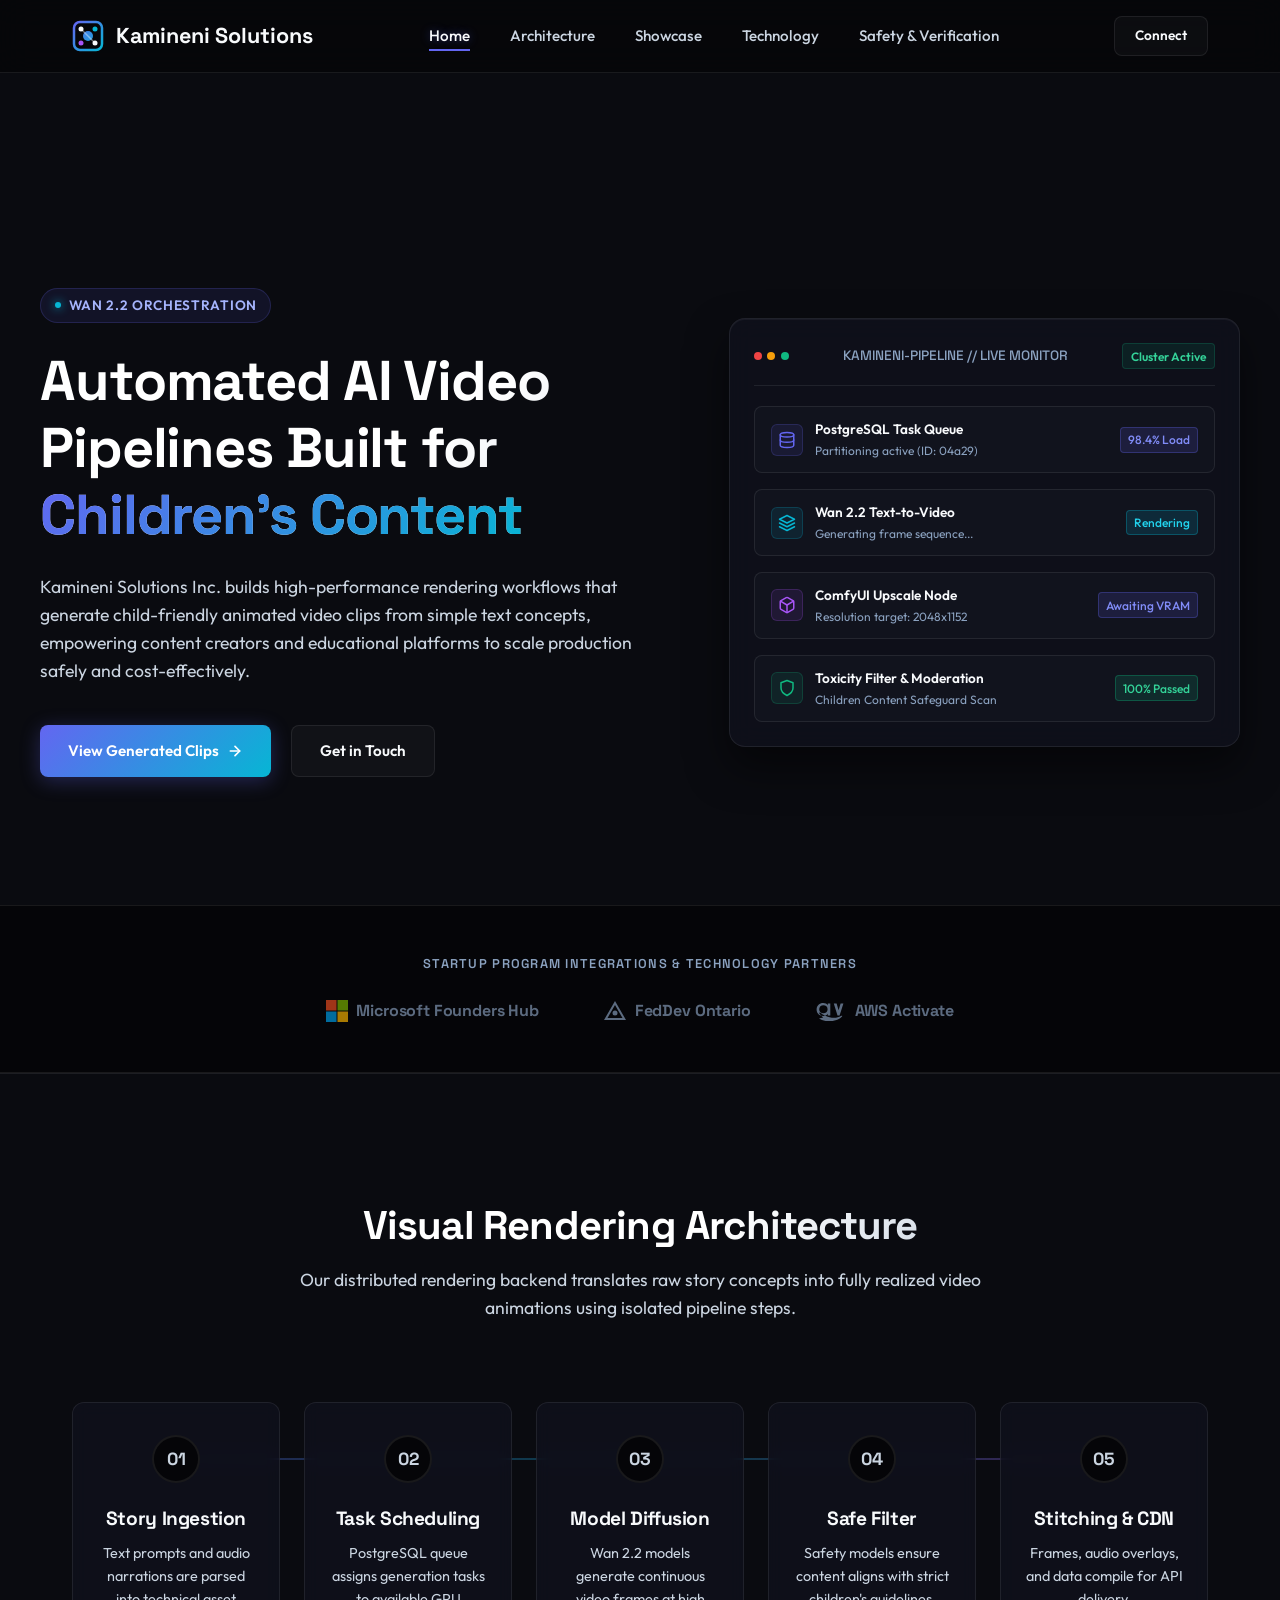
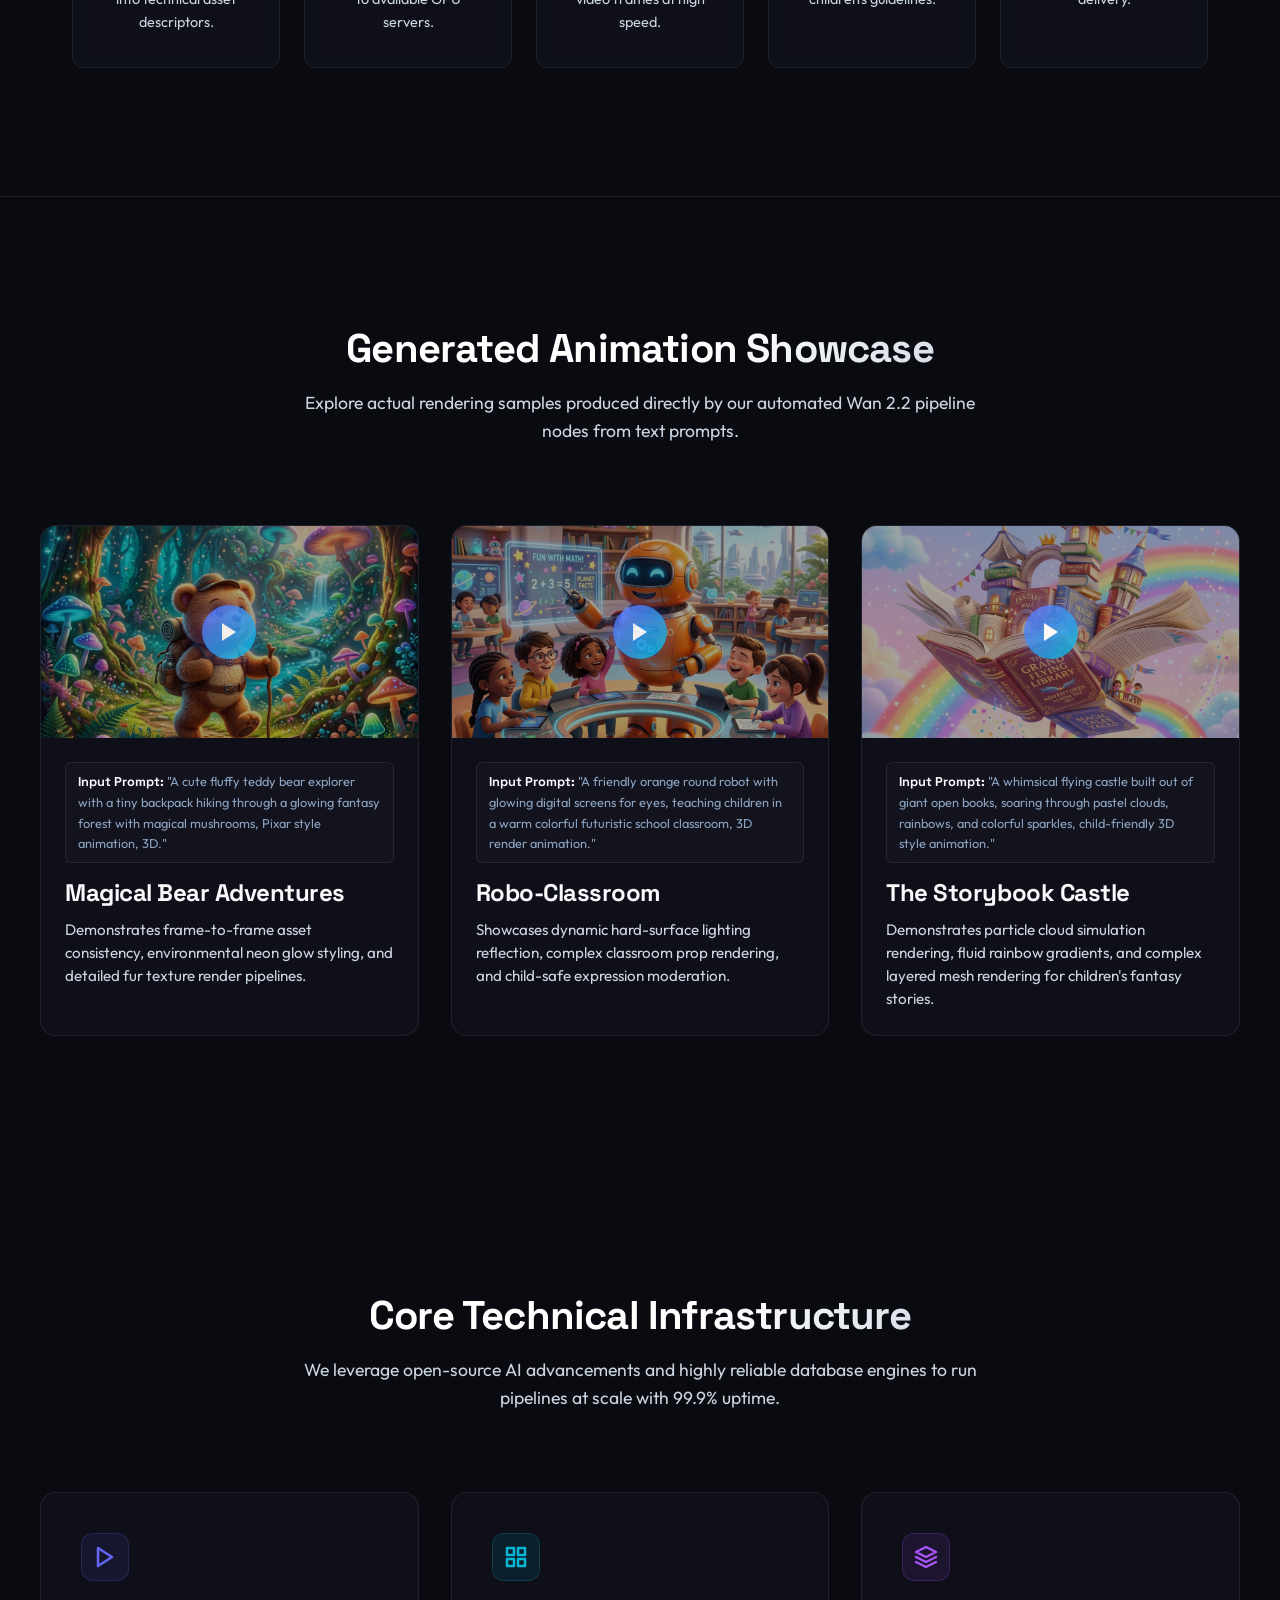
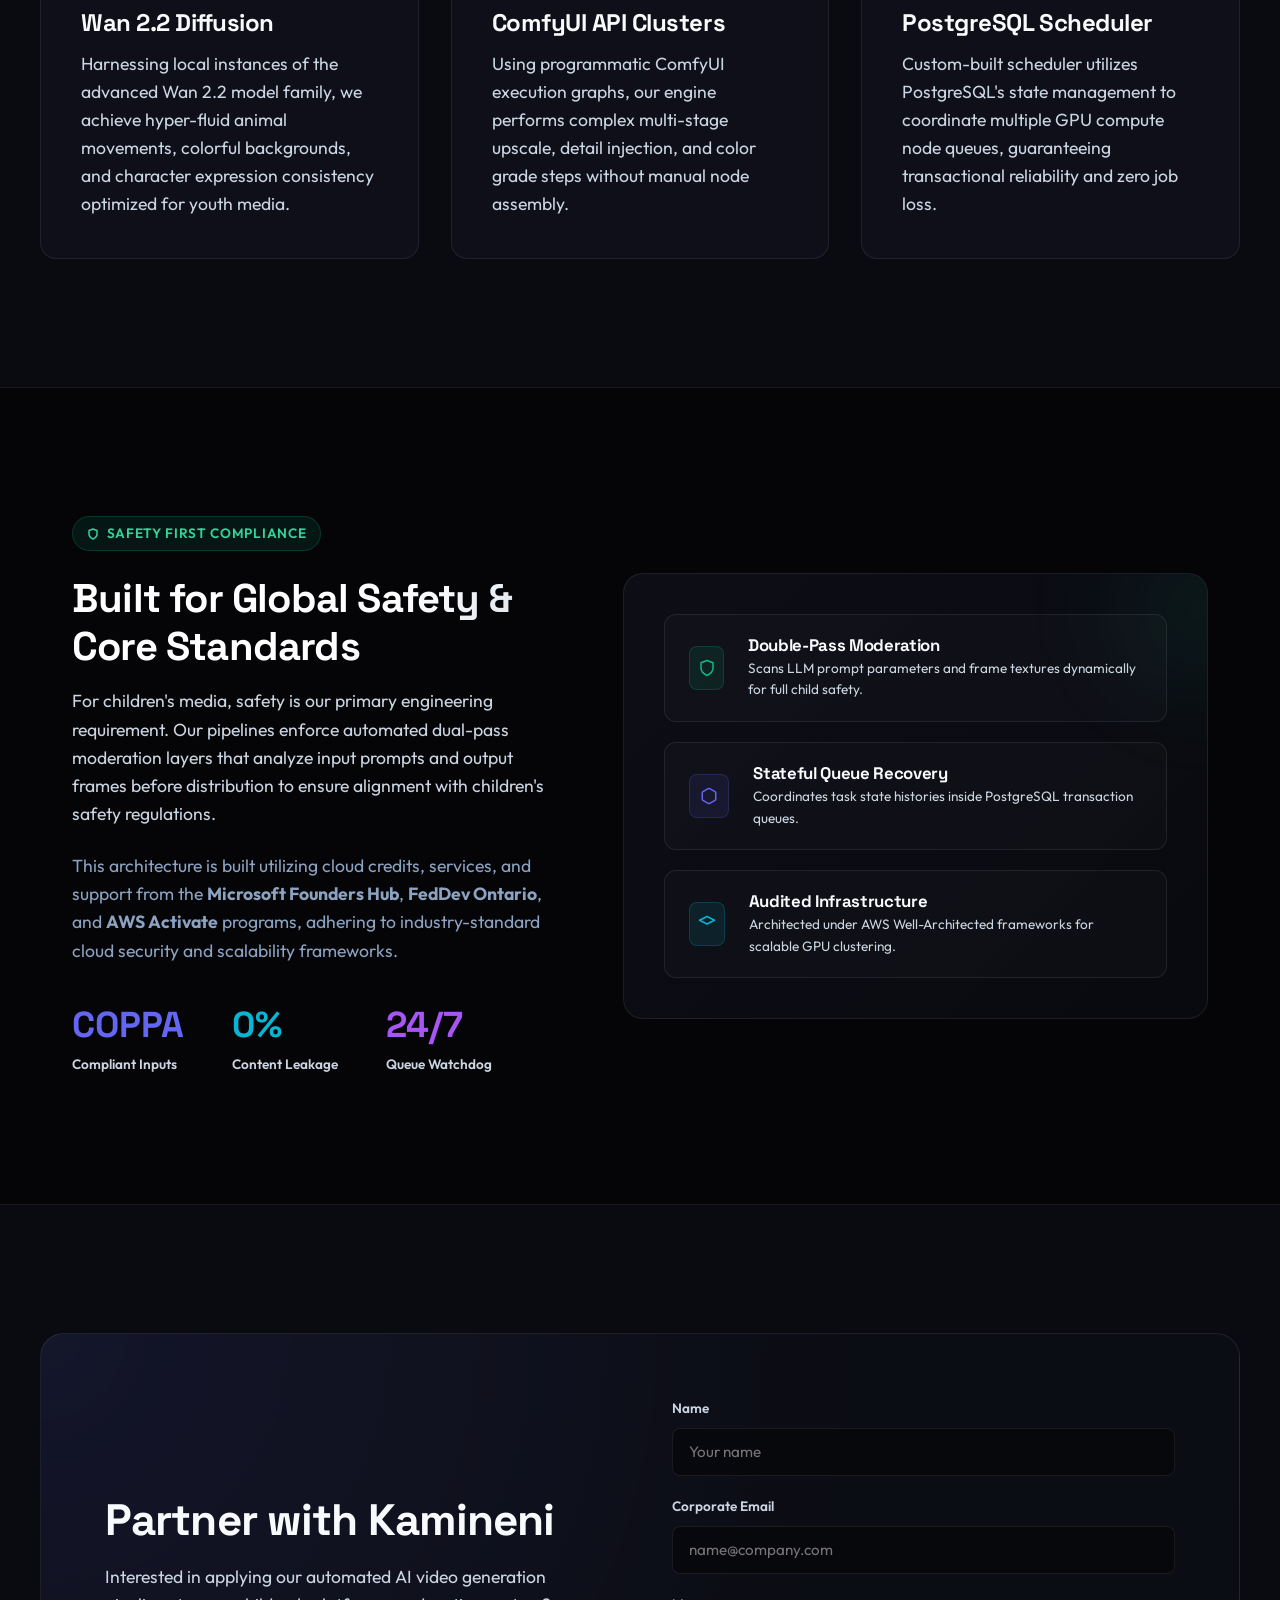
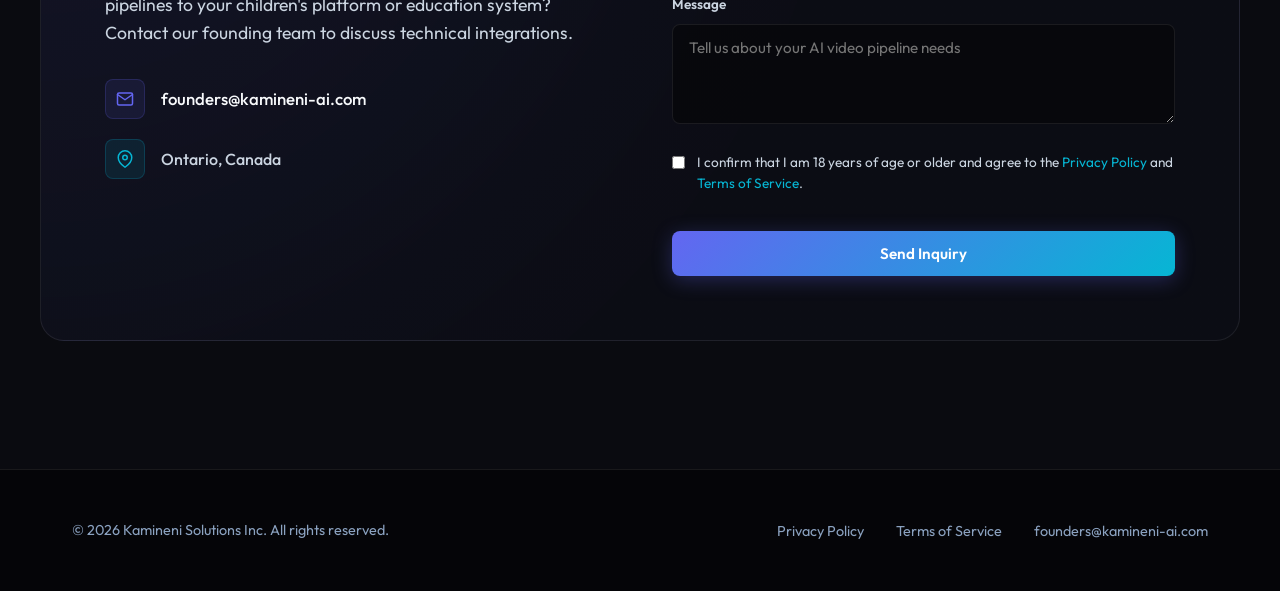
<file: index.html>
<!DOCTYPE html>
<html lang="en">
<head>
  <meta charset="UTF-8">
  <meta name="viewport" content="width=device-width, initial-scale=1.0">
  <meta name="description" content="Kamineni Solutions Inc. specializes in automated cloud-native AI video generation pipelines using Wan 2.2, ComfyUI, and PostgreSQL, optimized for safe children's media content.">
  <meta name="keywords" content="AI Video Generation, ComfyUI API, Wan 2.2 model, Kid-safe AI pipelines, PostgreSQL rendering queues">
  <meta name="author" content="Kamineni Solutions Inc.">
  <link rel="canonical" href="https://kamineni-ai.com">
  
  <!-- Open Graph / Social Metadata -->
  <meta property="og:title" content="Kamineni Solutions Inc. | Enterprise AI Video Generation Pipelines">
  <meta property="og:description" content="Scalable, compliant AI rendering pipelines leveraging Wan 2.2 and ComfyUI. Built from the ground up for children's digital content.">
  <meta property="og:type" content="website">
  <meta property="og:url" content="https://kamineni-ai.com">
  <meta property="og:image" content="https://kamineni-ai.com/assets/magical_teddy_bear.png">
  
  <!-- Twitter Metadata -->
  <meta name="twitter:card" content="summary_large_image">
  <meta name="twitter:title" content="Kamineni Solutions Inc. | Enterprise AI Video Pipelines">
  <meta name="twitter:description" content="Scalable, compliant AI rendering pipelines leveraging Wan 2.2 and ComfyUI. Built from the ground up for children's digital content.">
  <meta name="twitter:image" content="https://kamineni-ai.com/assets/magical_teddy_bear.png">

  <title>Kamineni Solutions Inc. | Enterprise AI Video Generation Pipelines</title>
  
  <!-- Favicon placeholder (inline SVG) -->
  <link rel="icon" type="image/svg+xml" href="data:image/svg+xml,%3Csvg xmlns='http://www.w3.org/2000/svg' viewBox='0 0 32 32'%3E%3Cpath fill='%236366f1' d='M16 2L3 9l13 7 13-7-13-7z'/%3E%3Cpath fill='%2306b6d4' d='M3 23l13 7 13-7V11L16 18 3 11v12z'/%3E%3C/svg%3E">
  
  <!-- Font Optimization: Preconnect setup to avoid render-blocking latency -->
  <link rel="preconnect" href="https://fonts.googleapis.com">
  <link rel="preconnect" href="https://fonts.gstatic.com" crossorigin>
  <link href="https://fonts.googleapis.com/css2?family=Outfit:wght@300;400;500;600;700;800&family=Space+Grotesk:wght@400;500;600;700&display=swap" rel="stylesheet">
  
  <!-- Stylesheets -->
  <link rel="stylesheet" href="styles.css">
  
  <!-- Client Script Setup -->
  <script defer src="main.js"></script>

  <!-- Structured Organization Schema for Search Engines -->
  <script type="application/ld+json">
  {
    "@context": "https://schema.org",
    "@type": "Organization",
    "name": "Kamineni Solutions Inc.",
    "url": "https://kamineni-ai.com",
    "logo": "https://kamineni-ai.com/assets/logo.svg",
    "email": "founders@kamineni-ai.com",
    "address": {
      "@type": "PostalAddress",
      "addressLocality": "Ontario",
      "addressCountry": "CA"
    }
  }
  </script>
</head>
<body>

  <!-- Keyboard Accessibility: Skip link -->
  <a href="#main-content" class="skip-link">Skip to main content</a>

  <!-- Navigation Header -->
  <header>
    <div class="container nav-container">
      <a href="#" class="logo" id="nav-logo-link" aria-label="Kamineni Solutions - Home">
        <!-- SVG Logo: Video frame intersecting with network nodes -->
        <svg viewBox="0 0 32 32" fill="none" xmlns="http://www.w3.org/2000/svg" aria-hidden="true" focusable="false">
          <rect x="2" y="2" width="28" height="28" rx="6" stroke="url(#logo-grad)" stroke-width="2.5" />
          <circle cx="16" cy="16" r="5" fill="url(#logo-grad)" />
          <circle cx="9" cy="9" r="2.5" fill="#f8fafc" />
          <circle cx="23" cy="23" r="2.5" fill="#f8fafc" />
          <circle cx="23" cy="9" r="2.5" fill="#06b6d4" />
          <circle cx="9" cy="23" r="2.5" fill="#a855f7" />
          <line x1="9" y1="9" x2="16" y2="16" stroke="rgba(255,255,255,0.4)" stroke-width="1.5"/>
          <line x1="23" y1="23" x2="16" y2="16" stroke="rgba(255,255,255,0.4)" stroke-width="1.5"/>
          <defs>
            <linearGradient id="logo-grad" x1="2" y1="2" x2="30" y2="30" gradientUnits="userSpaceOnUse">
              <stop stop-color="#6366f1" />
              <stop offset="1" stop-color="#06b6d4" />
            </linearGradient>
          </defs>
        </svg>
        <span>Kamineni Solutions</span>
      </a>
      
      <!-- Accessible landmark wrapping navigation items -->
      <nav id="nav-menu-container" aria-label="Main Navigation">
        <ul class="nav-links" id="nav-menu">
          <li><a href="#hero" id="nav-home">Home</a></li>
          <li><a href="#architecture" id="nav-arch">Architecture</a></li>
          <li><a href="#showcase" id="nav-showcase">Showcase</a></li>
          <li><a href="#technology" id="nav-tech">Technology</a></li>
          <li><a href="#safety" id="nav-safety">Safety & Verification</a></li>
        </ul>
      </nav>

      <!-- Hamburger mobile toggle button -->
      <button class="menu-toggle" id="menu-toggle" aria-expanded="false" aria-controls="nav-menu" aria-label="Toggle mobile menu">
        <svg viewBox="0 0 24 24" fill="none" stroke="currentColor" stroke-width="2.5" stroke-linecap="round" stroke-linejoin="round" aria-hidden="true" focusable="false">
          <line x1="3" y1="12" x2="21" y2="12"></line>
          <line x1="3" y1="6" x2="21" y2="6"></line>
          <line x1="3" y1="18" x2="21" y2="18"></line>
        </svg>
      </button>
      
      <div class="nav-cta-wrapper">
        <a href="#contact" class="btn btn-secondary" style="padding: 0.5rem 1.25rem; font-size: 0.85rem;" id="nav-cta">Connect</a>
      </div>
    </div>
  </header>

  <!-- Core Content Landmark -->
  <main id="main-content">

    <!-- Hero Section -->
    <section class="section container" id="hero" aria-labelledby="hero-title">
      <div class="hero-content">
        <div class="hero-left">
          <div class="badge">
            <span class="badge-dot"></span>
            <span>Wan 2.2 Orchestration</span>
          </div>
          <h1 id="hero-title" class="text-gradient-primary">Automated AI Video Pipelines Built for <span class="text-gradient-accent">Children's Content</span></h1>
          <p>Kamineni Solutions Inc. builds high-performance rendering workflows that generate child-friendly animated video clips from simple text concepts, empowering content creators and educational platforms to scale production safely and cost-effectively.</p>
          
          <div class="hero-buttons">
            <a href="#showcase" class="btn btn-primary" id="btn-hero-explore">
              View Generated Clips
              <svg width="16" height="16" viewBox="0 0 24 24" fill="none" stroke="currentColor" stroke-width="2.5" stroke-linecap="round" stroke-linejoin="round" aria-hidden="true" focusable="false"><line x1="5" y1="12" x2="19" y2="12"></line><polyline points="12 5 19 12 12 19"></polyline></svg>
            </a>
            <a href="#contact" class="btn btn-secondary" id="btn-hero-contact">Get in Touch</a>
          </div>
        </div>
        
        <div class="hero-right">
          <!-- Dashboard UI Mockup to showcase AI generation process -->
          <div class="ui-mockup">
            <div class="ui-header">
              <div class="ui-dots">
                <span class="ui-dot"></span>
                <span class="ui-dot"></span>
                <span class="ui-dot"></span>
              </div>
              <div class="ui-title">KAMINENI-PIPELINE // LIVE MONITOR</div>
              <span class="ui-status">Cluster Active</span>
            </div>
            
            <div class="ui-body">
              <!-- Row 1: PostgreSQL Queue -->
              <div class="ui-row">
                <div class="ui-row-left">
                  <div class="ui-icon-placeholder icon-bg-primary">
                    <svg width="18" height="18" viewBox="0 0 24 24" fill="none" stroke="currentColor" stroke-width="2" stroke-linecap="round" stroke-linejoin="round" aria-hidden="true" focusable="false"><ellipse cx="12" cy="5" rx="9" ry="3"></ellipse><path d="M3 5V19A9 3 0 0 0 21 19V5"></path><path d="M3 12A9 3 0 0 0 21 12"></path></svg>
                  </div>
                  <div class="ui-meta">
                    <span class="ui-label">PostgreSQL Task Queue</span>
                    <span class="ui-sublabel">Partitioning active (ID: 04a29)</span>
                  </div>
                </div>
                <span class="ui-badge active">98.4% Load</span>
              </div>
              
              <!-- Row 2: Wan 2.2 Model -->
              <div class="ui-row">
                <div class="ui-row-left">
                  <div class="ui-icon-placeholder icon-bg-secondary">
                    <svg width="18" height="18" viewBox="0 0 24 24" fill="none" stroke="currentColor" stroke-width="2" stroke-linecap="round" stroke-linejoin="round" aria-hidden="true" focusable="false"><polygon points="12 2 2 7 12 12 22 7 12 2"></polygon><polyline points="2 17 12 22 22 17"></polyline><polyline points="2 12 12 17 22 12"></polyline></svg>
                  </div>
                  <div class="ui-meta">
                    <span class="ui-label">Wan 2.2 Text-to-Video</span>
                    <span class="ui-sublabel">Generating frame sequence...</span>
                  </div>
                </div>
                <span class="ui-badge running">Rendering</span>
              </div>
              
              <!-- Row 3: ComfyUI Backend -->
              <div class="ui-row">
                <div class="ui-row-left">
                  <div class="ui-icon-placeholder icon-bg-accent">
                    <svg width="18" height="18" viewBox="0 0 24 24" fill="none" stroke="currentColor" stroke-width="2" stroke-linecap="round" stroke-linejoin="round" aria-hidden="true" focusable="false"><path d="M21 16V8a2 2 0 0 0-1-1.73l-7-4a2 2 0 0 0-2 0l-7 4A2 2 0 0 0 3 8v8a2 2 0 0 0 1 1.73l7 4a2 2 0 0 0 2 0l7-4A2 2 0 0 0 21 16z"></path><polyline points="3.27 6.96 12 12.01 20.73 6.96"></polyline><line x1="12" y1="22.08" x2="12" y2="12"></line></svg>
                  </div>
                  <div class="ui-meta">
                    <span class="ui-label">ComfyUI Upscale Node</span>
                    <span class="ui-sublabel">Resolution target: 2048x1152</span>
                  </div>
                </div>
                <span class="ui-badge active">Awaiting VRAM</span>
              </div>
              
              <!-- Row 4: Kid-Safe filter -->
              <div class="ui-row">
                <div class="ui-row-left">
                  <div class="ui-icon-placeholder icon-bg-success">
                    <svg width="18" height="18" viewBox="0 0 24 24" fill="none" stroke="currentColor" stroke-width="2" stroke-linecap="round" stroke-linejoin="round" aria-hidden="true" focusable="false"><path d="M12 22s8-4 8-10V5l-8-3-8 3v7c0 6 8 10 8 10z"></path></svg>
                  </div>
                  <div class="ui-meta">
                    <span class="ui-label">Toxicity Filter & Moderation</span>
                    <span class="ui-sublabel">Children Content Safeguard Scan</span>
                  </div>
                </div>
                <span class="ui-badge" style="background: rgba(16,185,129,0.15); color: #34d399; border: 1px solid rgba(16,185,129,0.3);">100% Passed</span>
              </div>
              
            </div>
          </div>
        </div>
      </div>
    </section>

    <!-- Partner Trust Logos Section -->
    <section class="partners-section section--darker border-y-divider" aria-label="Partner programs">
      <div class="container">
        <p>Startup Program Integrations &amp; Technology Partners</p>
        <div class="partners-logos">
          <!-- Microsoft Founders Hub SVG Logo -->
          <div class="partner-logo" aria-label="Microsoft Founders Hub">
            <svg viewBox="0 0 23 23" fill="none" xmlns="http://www.w3.org/2000/svg" style="height: 22px; width: auto;" aria-hidden="true" focusable="false">
              <path d="M0 0h11v11H0z" fill="#F25022"/><path d="M12 0h11v11H12z" fill="#7FBA00"/><path d="M0 12h11v11H0z" fill="#00A4EF"/><path d="M12 12h11v11H12z" fill="#FFB900"/>
            </svg>
            <span style="font-family: var(--font-heading); font-weight: 700; font-size: 1rem; letter-spacing: -0.01em;">Microsoft Founders Hub</span>
          </div>

          <!-- FedDev Ontario SVG Logo -->
          <div class="partner-logo" aria-label="FedDev Ontario">
            <svg viewBox="0 0 24 24" fill="none" xmlns="http://www.w3.org/2000/svg" style="height: 24px; width: auto;" aria-hidden="true" focusable="false">
              <path d="M12 2L1 21h22L12 2zm0 4l7.5 13H4.5L12 6z" fill="currentColor"/>
              <circle cx="12" cy="14" r="2.5" fill="currentColor"/>
            </svg>
            <span style="font-family: var(--font-heading); font-weight: 700; font-size: 1rem; letter-spacing: -0.01em;">FedDev Ontario</span>
          </div>

          <!-- AWS Activate SVG Logo -->
          <div class="partner-logo" aria-label="AWS Activate">
            <svg viewBox="0 0 32 20" fill="none" xmlns="http://www.w3.org/2000/svg" style="height: 20px; width: auto;" aria-hidden="true" focusable="false">
              <path d="M8.2 2c2 0 3.8.8 4.6 2.3V2.4h2.5v12H12.8v-1.6c-.8 1.4-2.5 2.1-4.6 2.1-3.6 0-6.6-2.5-6.6-6.4S4.6 2 8.2 2zm.2 10.3c2.4 0 4.2-1.6 4.2-4.1s-1.8-4-4.2-4-4.2 1.6-4.2 4.1 1.8 4 4.2 4zM18.8 2.4h2.8l2 6.8 2-6.8h2.8l-3.8 12h-2.1L18.8 2.4zM4 17.5c4 2.8 11.2 3.8 17.5 1.5 1.8-.7 3.8-1.8 5-3 1.2-1.1.8-1.8-.6-1-1.8.9-4.2 1.8-6.8 1.8-6 0-11-2.8-13.8-5-.8-.7-1.5 0-.8 1a25 25 0 0 0 3.7 3.8z" fill="currentColor"/>
            </svg>
            <span style="font-family: var(--font-heading); font-weight: 700; font-size: 1rem; letter-spacing: -0.01em;">AWS Activate</span>
          </div>
        </div>
      </div>
    </section>

    <!-- Architecture Section -->
    <section class="section border-y-divider" id="architecture" aria-labelledby="arch-title">
      <div class="container">
        <div class="section-header">
          <h2 id="arch-title" class="text-gradient-primary">Visual Rendering Architecture</h2>
          <p>Our distributed rendering backend translates raw story concepts into fully realized video animations using isolated pipeline steps.</p>
        </div>
        
        <div class="workflow-grid">
          <!-- Stage 1 -->
          <div class="workflow-card">
            <div class="workflow-num">01</div>
            <h3>Story Ingestion</h3>
            <p>Text prompts and audio narrations are parsed into technical asset descriptors.</p>
          </div>
          <!-- Stage 2 -->
          <div class="workflow-card">
            <div class="workflow-num">02</div>
            <h3>Task Scheduling</h3>
            <p>PostgreSQL queue assigns generation tasks to available GPU servers.</p>
          </div>
          <!-- Stage 3 -->
          <div class="workflow-card">
            <div class="workflow-num">03</div>
            <h3>Model Diffusion</h3>
            <p>Wan 2.2 models generate continuous video frames at high speed.</p>
          </div>
          <!-- Stage 4 -->
          <div class="workflow-card">
            <div class="workflow-num">04</div>
            <h3>Safe Filter</h3>
            <p>Safety models ensure content aligns with strict children's guidelines.</p>
          </div>
          <!-- Stage 5 -->
          <div class="workflow-card">
            <div class="workflow-num">05</div>
            <h3>Stitching & CDN</h3>
            <p>Frames, audio overlays, and data compile for API delivery.</p>
          </div>
        </div>
      </div>
    </section>

    <!-- Generated Media Showcase Section (FIT-1 Fixed) -->
    <section class="section container" id="showcase" aria-labelledby="showcase-title">
      <div class="section-header">
        <h2 id="showcase-title" class="text-gradient-primary">Generated Animation Showcase</h2>
        <p>Explore actual rendering samples produced directly by our automated Wan 2.2 pipeline nodes from text prompts.</p>
      </div>

      <div class="showcase-grid">
        <!-- Card 1 -->
        <article class="showcase-card">
          <div class="showcase-media">
            <img src="assets/magical_teddy_bear.png" alt="Generated animation still of a cartoon teddy bear exploring a magical forest">
            <div class="showcase-overlay" aria-hidden="true">
              <div class="play-button">
                <svg width="24" height="24" viewBox="0 0 24 24" fill="currentColor"><polygon points="5 3 19 12 5 21 5 3"></polygon></svg>
              </div>
            </div>
          </div>
          <div class="showcase-details">
            <div class="showcase-prompt">
              <strong>Input Prompt:</strong> "A cute fluffy teddy bear explorer with a tiny backpack hiking through a glowing fantasy forest with magical mushrooms, Pixar style animation, 3D."
            </div>
            <h3>Magical Bear Adventures</h3>
            <p style="font-size: 0.95rem; line-height: 1.5;">Demonstrates frame-to-frame asset consistency, environmental neon glow styling, and detailed fur texture render pipelines.</p>
          </div>
        </article>

        <!-- Card 2 -->
        <article class="showcase-card">
          <div class="showcase-media">
            <img src="assets/friendly_robot.png" alt="Generated animation still of a friendly robot teaching children in a classroom">
            <div class="showcase-overlay" aria-hidden="true">
              <div class="play-button">
                <svg width="24" height="24" viewBox="0 0 24 24" fill="currentColor"><polygon points="5 3 19 12 5 21 5 3"></polygon></svg>
              </div>
            </div>
          </div>
          <div class="showcase-details">
            <div class="showcase-prompt">
              <strong>Input Prompt:</strong> "A friendly orange round robot with glowing digital screens for eyes, teaching children in a warm colorful futuristic school classroom, 3D render animation."
            </div>
            <h3>Robo-Classroom</h3>
            <p style="font-size: 0.95rem; line-height: 1.5;">Showcases dynamic hard-surface lighting reflection, complex classroom prop rendering, and child-safe expression moderation.</p>
          </div>
        </article>

        <!-- Card 3 -->
        <article class="showcase-card">
          <div class="showcase-media">
            <img src="assets/flying_castle.png" alt="Generated animation still of a book castle flying through pastel clouds">
            <div class="showcase-overlay" aria-hidden="true">
              <div class="play-button">
                <svg width="24" height="24" viewBox="0 0 24 24" fill="currentColor"><polygon points="5 3 19 12 5 21 5 3"></polygon></svg>
              </div>
            </div>
          </div>
          <div class="showcase-details">
            <div class="showcase-prompt">
              <strong>Input Prompt:</strong> "A whimsical flying castle built out of giant open books, soaring through pastel clouds, rainbows, and colorful sparkles, child-friendly 3D style animation."
            </div>
            <h3>The Storybook Castle</h3>
            <p style="font-size: 0.95rem; line-height: 1.5;">Demonstrates particle cloud simulation rendering, fluid rainbow gradients, and complex layered mesh rendering for children's fantasy stories.</p>
          </div>
        </article>
      </div>
    </section>

    <!-- Technology Stack Section -->
    <section class="section container" id="technology" aria-labelledby="tech-title">
      <div class="section-header">
        <h2 id="tech-title" class="text-gradient-primary">Core Technical Infrastructure</h2>
        <p>We leverage open-source AI advancements and highly reliable database engines to run pipelines at scale with 99.9% uptime.</p>
      </div>
      
      <div class="features-grid">
        <!-- Card 1 -->
        <div class="feature-card">
          <div class="feature-icon icon-bg-primary">
            <svg width="24" height="24" viewBox="0 0 24 24" fill="none" stroke="currentColor" stroke-width="2.5" stroke-linecap="round" stroke-linejoin="round" aria-hidden="true" focusable="false"><polygon points="5 3 19 12 5 21 5 3"></polygon></svg>
          </div>
          <h3>Wan 2.2 Diffusion</h3>
          <p>Harnessing local instances of the advanced Wan 2.2 model family, we achieve hyper-fluid animal movements, colorful backgrounds, and character expression consistency optimized for youth media.</p>
        </div>
        <!-- Card 2 -->
        <div class="feature-card">
          <div class="feature-icon icon-bg-secondary">
            <svg width="24" height="24" viewBox="0 0 24 24" fill="none" stroke="currentColor" stroke-width="2.5" stroke-linecap="round" stroke-linejoin="round" aria-hidden="true" focusable="false"><rect x="3" y="3" width="7" height="7"></rect><rect x="14" y="3" width="7" height="7"></rect><rect x="14" y="14" width="7" height="7"></rect><rect x="3" y="14" width="7" height="7"></rect></svg>
          </div>
          <h3>ComfyUI API Clusters</h3>
          <p>Using programmatic ComfyUI execution graphs, our engine performs complex multi-stage upscale, detail injection, and color grade steps without manual node assembly.</p>
        </div>
        <!-- Card 3 -->
        <div class="feature-card">
          <div class="feature-icon icon-bg-accent">
            <svg width="24" height="24" viewBox="0 0 24 24" fill="none" stroke="currentColor" stroke-width="2.5" stroke-linecap="round" stroke-linejoin="round" aria-hidden="true" focusable="false"><path d="M12 2L2 7l10 5 10-5-10-5zM2 17l10 5 10-5M2 12l10 5 10-5"></path></svg>
          </div>
          <h3>PostgreSQL Scheduler</h3>
          <p>Custom-built scheduler utilizes PostgreSQL's state management to coordinate multiple GPU compute node queues, guaranteeing transactional reliability and zero job loss.</p>
        </div>
      </div>
    </section>

    <!-- Safety & Hub Compliance Section -->
    <section class="section section--darker border-y-divider" id="safety" aria-labelledby="safety-title">
      <div class="container">
        <div class="safety-layout">
          <div>
            <div class="badge" style="background: rgba(16, 185, 129, 0.1); border-color: rgba(16, 185, 129, 0.2); color: #34d399;">
              <svg width="12" height="12" viewBox="0 0 24 24" fill="none" stroke="currentColor" stroke-width="3" stroke-linecap="round" stroke-linejoin="round" aria-hidden="true" focusable="false"><path d="M12 22s8-4 8-10V5l-8-3-8 3v7c0 6 8 10 8 10z"></path></svg>
              <span>Safety First Compliance</span>
            </div>
            <h2 id="safety-title" class="text-gradient-primary">Built for Global Safety &amp; Core Standards</h2>
            <p style="margin-bottom: 1.5rem;">For children's media, safety is our primary engineering requirement. Our pipelines enforce automated dual-pass moderation layers that analyze input prompts and output frames before distribution to ensure alignment with children's safety regulations.</p>
            <p style="margin-bottom: 2rem; color: var(--text-muted);">This architecture is built utilizing cloud credits, services, and support from the <strong>Microsoft Founders Hub</strong>, <strong>FedDev Ontario</strong>, and <strong>AWS Activate</strong> programs, adhering to industry-standard cloud security and scalability frameworks.</p>
            
            <div style="display: flex; gap: 3rem;">
              <div>
                <div class="stat--indigo" style="font-family: var(--font-heading); font-size: 2.25rem; font-weight: 700;">COPPA</div>
                <div style="font-size: 0.85rem; color: var(--text-secondary); font-weight: 600;">Compliant Inputs</div>
              </div>
              <div>
                <div class="stat--teal" style="font-family: var(--font-heading); font-size: 2.25rem; font-weight: 700;">0%</div>
                <div style="font-size: 0.85rem; color: var(--text-secondary); font-weight: 600;">Content Leakage</div>
              </div>
              <div>
                <div class="stat--purple" style="font-family: var(--font-heading); font-size: 2.25rem; font-weight: 700;">24/7</div>
                <div style="font-size: 0.85rem; color: var(--text-secondary); font-weight: 600;">Queue Watchdog</div>
              </div>
            </div>
          </div>
          
          <div class="safety-visual">
            <div class="safety-stat-box">
              <div class="safety-stat-icon icon-bg-success">
                <svg width="18" height="18" viewBox="0 0 24 24" fill="none" stroke="currentColor" stroke-width="2" stroke-linecap="round" stroke-linejoin="round" aria-hidden="true" focusable="false"><path d="M12 22s8-4 8-10V5l-8-3-8 3v7c0 6 8 10 8 10z"></path></svg>
              </div>
              <div class="safety-stat-details">
                <h4>Double-Pass Moderation</h4>
                <p>Scans LLM prompt parameters and frame textures dynamically for full child safety.</p>
              </div>
            </div>
            
            <div class="safety-stat-box">
              <div class="safety-stat-icon icon-bg-primary">
                <svg width="18" height="18" viewBox="0 0 24 24" fill="none" stroke="currentColor" stroke-width="2" stroke-linecap="round" stroke-linejoin="round" aria-hidden="true" focusable="false"><path d="M21 16V8a2 2 0 0 0-1-1.73l-7-4a2 2 0 0 0-2 0l-7 4A2 2 0 0 0 3 8v8a2 2 0 0 0 1 1.73l7 4a2 2 0 0 0 2 0l7-4A2 2 0 0 0 21 16z"></path></svg>
              </div>
              <div class="safety-stat-details">
                <h4>Stateful Queue Recovery</h4>
                <p>Coordinates task state histories inside PostgreSQL transaction queues.</p>
              </div>
            </div>
            
            <div class="safety-stat-box">
              <div class="safety-stat-icon icon-bg-secondary">
                <svg width="18" height="18" viewBox="0 0 24 24" fill="none" stroke="currentColor" stroke-width="2" stroke-linecap="round" stroke-linejoin="round" aria-hidden="true" focusable="false"><polygon points="12 2 2 7 12 12 22 7 12 2"></polygon></svg>
              </div>
              <div class="safety-stat-details">
                <h4>Audited Infrastructure</h4>
                <p>Architected under AWS Well-Architected frameworks for scalable GPU clustering.</p>
              </div>
            </div>
          </div>
        </div>
      </div>
    </section>

    <!-- Contact & Legal verification section -->
    <section class="section container" id="contact" aria-labelledby="contact-title">
      <div class="contact-card">
        <div class="contact-left">
          <h2 id="contact-title">Partner with Kamineni</h2>
          <p>Interested in applying our automated AI video generation pipelines to your children's platform or education system? Contact our founding team to discuss technical integrations.</p>
          
          <div class="contact-info">
            <div class="contact-item">
              <div class="contact-icon icon-bg-primary">
                <svg width="18" height="18" viewBox="0 0 24 24" fill="none" stroke="currentColor" stroke-width="2" stroke-linecap="round" stroke-linejoin="round" aria-hidden="true" focusable="false"><path d="M4 4h16c1.1 0 2 .9 2 2v12c0 1.1-.9 2-2 2H4c-1.1 0-2-.9-2-2V6c0-1.1.9-2 2-2z"></path><polyline points="22,6 12,13 2,6"></polyline></svg>
              </div>
              <a href="mailto:founders@kamineni-ai.com" id="email-founders">founders@kamineni-ai.com</a>
            </div>
            
            <div class="contact-item">
              <div class="contact-icon icon-bg-secondary">
                <svg width="18" height="18" viewBox="0 0 24 24" fill="none" stroke="currentColor" stroke-width="2" stroke-linecap="round" stroke-linejoin="round" aria-hidden="true" focusable="false"><path d="M21 10c0 7-9 13-9 13s-9-6-9-13a9 9 0 0 1 18 0z"></path><circle cx="12" cy="10" r="3"></circle></svg>
              </div>
              <span style="color: var(--text-secondary); font-weight: 500;">Ontario, Canada</span>
            </div>
          </div>
        </div>
        
        <div>
          <!-- Live status region for screen readers -->
          <div id="form-live-status" class="skip-link" aria-live="polite" style="position: static; transform: none; padding: 0; width: auto; height: auto; overflow: visible;"></div>
          
          <form class="contact-form" action="https://formspree.io/f/mnqeogww" method="POST" novalidate>
            <div class="form-group">
              <label for="contact-name">Name</label>
              <input type="text" id="contact-name" name="name" class="form-input" placeholder="Your name" required autocomplete="name">
            </div>
            <div class="form-group">
              <label for="contact-email">Corporate Email</label>
              <input type="email" id="contact-email" name="email" class="form-input" placeholder="name@company.com" required autocomplete="email">
            </div>
            <div class="form-group">
              <label for="contact-message">Message</label>
              <textarea id="contact-message" name="message" class="form-input" style="min-height: 100px; resize: vertical;" placeholder="Tell us about your AI video pipeline needs" required></textarea>
            </div>
            <div class="form-group-checkbox" style="margin: 0.5rem 0 1rem 0;">
              <label style="display: flex; gap: 0.75rem; align-items: flex-start; font-size: 0.85rem; color: var(--text-secondary); cursor: pointer;">
                <input type="checkbox" id="contact-consent" name="consent" required style="margin-top: 0.25rem; accent-color: var(--primary);">
                <span>I confirm that I am 18 years of age or older and agree to the <a href="privacy.html" style="color: var(--secondary); text-decoration: none;">Privacy Policy</a> and <a href="terms.html" style="color: var(--secondary); text-decoration: none;">Terms of Service</a>.</span>
              </label>
            </div>
            <button type="submit" class="btn btn-primary" id="btn-submit-message" style="width: 100%;">Send Inquiry</button>
          </form>
        </div>
      </div>
    </section>

  </main>

  <!-- Footer -->
  <footer role="contentinfo">
    <div class="container footer-container">
      <span class="footer-copy">&copy; 2026 Kamineni Solutions Inc. All rights reserved.</span>
      
      <ul class="footer-links">
        <li><a href="privacy.html" id="footer-privacy">Privacy Policy</a></li>
        <li><a href="terms.html" id="footer-terms">Terms of Service</a></li>
        <li><a href="mailto:founders@kamineni-ai.com" id="footer-email">founders@kamineni-ai.com</a></li>
      </ul>
    </div>
  </footer>

</body>
</html>
</file>
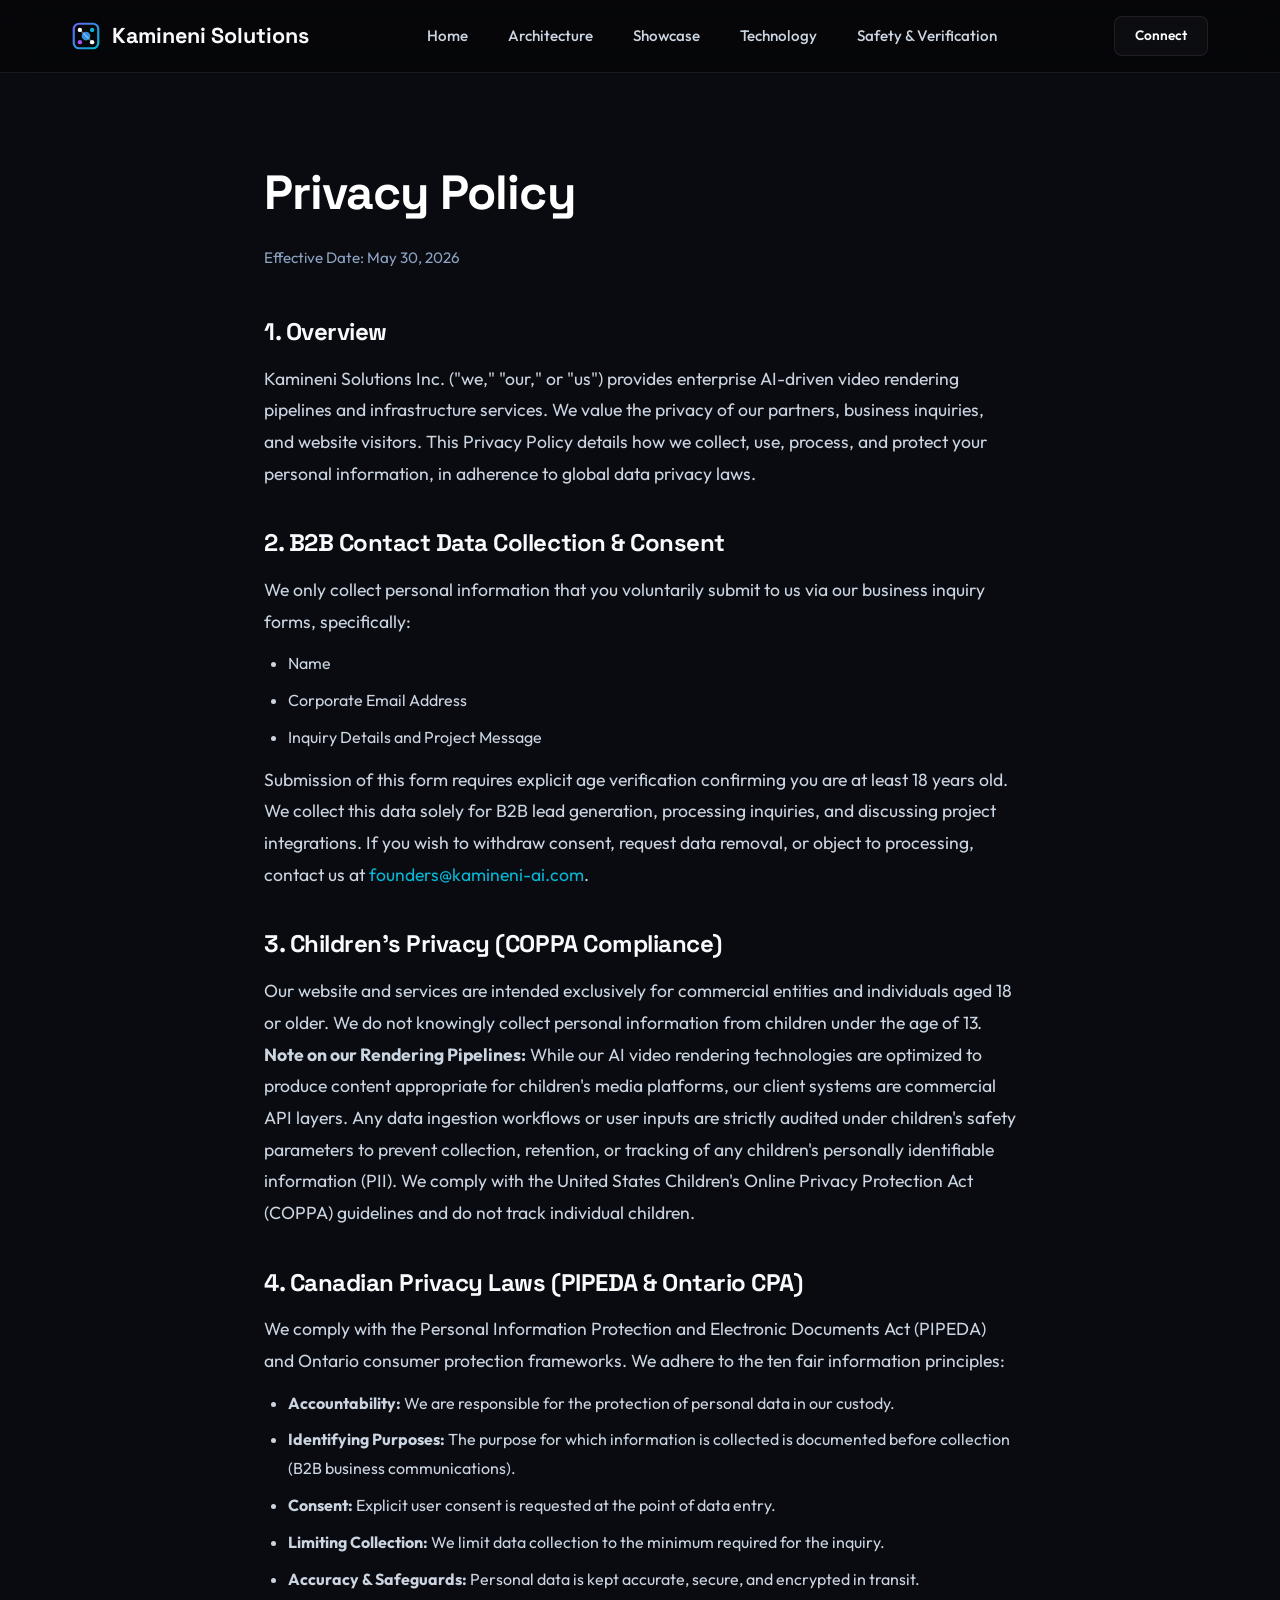
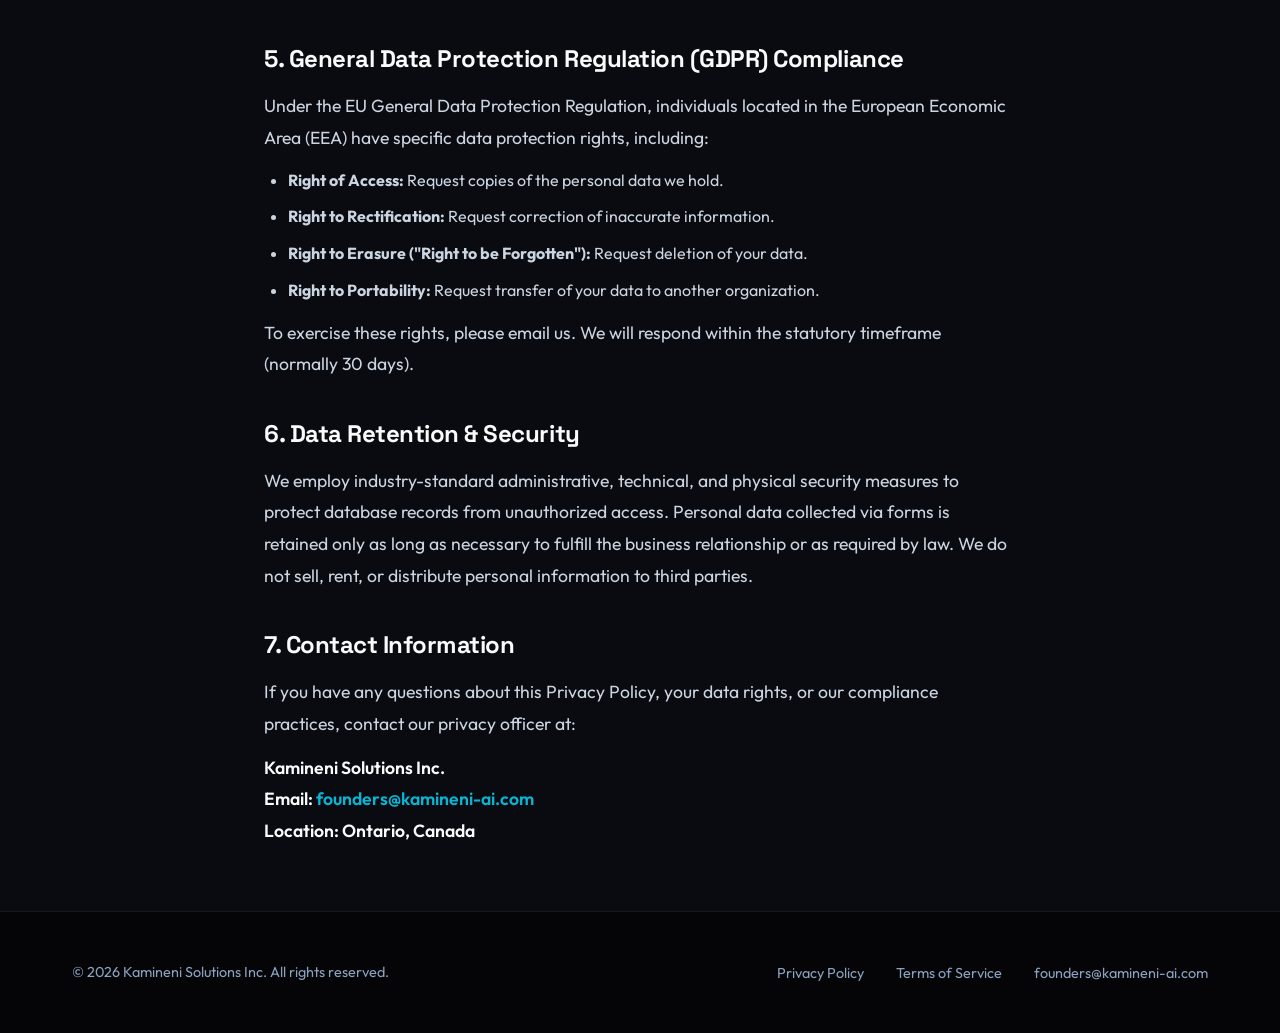
<file: privacy.html>
<!DOCTYPE html>
<html lang="en">
<head>
  <meta charset="UTF-8">
  <meta name="viewport" content="width=device-width, initial-scale=1.0">
  <meta name="description" content="Privacy Policy for Kamineni Solutions Inc. Learn about our commitment to COPPA, PIPEDA, and GDPR compliance.">
  <title>Privacy Policy | Kamineni Solutions Inc.</title>
  
  <link rel="icon" type="image/svg+xml" href="data:image/svg+xml,%3Csvg xmlns='http://www.w3.org/2000/svg' viewBox='0 0 32 32'%3E%3Cpath fill='%236366f1' d='M16 2L3 9l13 7 13-7-13-7z'/%3E%3Cpath fill='%2306b6d4' d='M3 23l13 7 13-7V11L16 18 3 11v12z'/%3E%3C/svg%3E">
  <link rel="preconnect" href="https://fonts.googleapis.com">
  <link rel="preconnect" href="https://fonts.gstatic.com" crossorigin>
  <link href="https://fonts.googleapis.com/css2?family=Outfit:wght@300;400;500;600;700;800&family=Space+Grotesk:wght@400;500;600;700&display=swap" rel="stylesheet">
  <link rel="stylesheet" href="styles.css">
  <script defer src="main.js"></script>
</head>
<body>

  <!-- Keyboard Accessibility: Skip link -->
  <a href="#main-content" class="skip-link">Skip to main content</a>

  <!-- Navigation Header -->
  <header>
    <div class="container nav-container">
      <a href="index.html" class="logo" id="nav-logo-link" aria-label="Kamineni Solutions - Home">
        <svg viewBox="0 0 32 32" fill="none" xmlns="http://www.w3.org/2000/svg" aria-hidden="true" focusable="false" style="height: 28px; width: auto;">
          <rect x="2" y="2" width="28" height="28" rx="6" stroke="url(#logo-grad)" stroke-width="2.5" />
          <circle cx="16" cy="16" r="5" fill="url(#logo-grad)" />
          <circle cx="9" cy="9" r="2.5" fill="#f8fafc" />
          <circle cx="23" cy="23" r="2.5" fill="#f8fafc" />
          <circle cx="23" cy="9" r="2.5" fill="#06b6d4" />
          <circle cx="9" cy="23" r="2.5" fill="#a855f7" />
          <line x1="9" y1="9" x2="16" y2="16" stroke="rgba(255,255,255,0.4)" stroke-width="1.5"/>
          <line x1="23" y1="23" x2="16" y2="16" stroke="rgba(255,255,255,0.4)" stroke-width="1.5"/>
          <defs>
            <linearGradient id="logo-grad" x1="2" y1="2" x2="30" y2="30" gradientUnits="userSpaceOnUse">
              <stop stop-color="#6366f1" />
              <stop offset="1" stop-color="#06b6d4" />
            </linearGradient>
          </defs>
        </svg>
        <span>Kamineni Solutions</span>
      </a>
      
      <nav id="nav-menu-container" aria-label="Main Navigation">
        <ul class="nav-links" id="nav-menu">
          <li><a href="index.html#hero">Home</a></li>
          <li><a href="index.html#architecture">Architecture</a></li>
          <li><a href="index.html#showcase">Showcase</a></li>
          <li><a href="index.html#technology">Technology</a></li>
          <li><a href="index.html#safety">Safety & Verification</a></li>
        </ul>
      </nav>

      <button class="menu-toggle" id="menu-toggle" aria-expanded="false" aria-controls="nav-menu" aria-label="Toggle mobile menu">
        <svg viewBox="0 0 24 24" fill="none" stroke="currentColor" stroke-width="2.5" stroke-linecap="round" stroke-linejoin="round" aria-hidden="true" focusable="false">
          <line x1="3" y1="12" x2="21" y2="12"></line>
          <line x1="3" y1="6" x2="21" y2="6"></line>
          <line x1="3" y1="18" x2="21" y2="18"></line>
        </svg>
      </button>

      <div class="nav-cta-wrapper">
        <a href="index.html#contact" class="btn btn-secondary" style="padding: 0.5rem 1.25rem; font-size: 0.85rem;" id="nav-cta">Connect</a>
      </div>
    </div>
  </header>

  <!-- Core Content Landmark -->
  <main id="main-content" style="padding-top: 100px;">
    <section class="section container" style="max-width: 800px; margin: 0 auto; padding: 4rem 1.5rem;">
      <h1 class="text-gradient-primary" style="font-size: 3rem; margin-bottom: 1.5rem; text-align: left; font-family: var(--font-heading);">Privacy Policy</h1>
      <p style="color: var(--text-muted); font-size: 0.95rem; margin-bottom: 3rem;">Effective Date: May 30, 2026</p>

      <div class="legal-content" style="display: flex; flex-direction: column; gap: 2.5rem; line-height: 1.8; color: var(--text-secondary);">
        
        <div>
          <h2 style="color: var(--text-primary); font-family: var(--font-heading); font-size: 1.5rem; margin-bottom: 1rem;">1. Overview</h2>
          <p>Kamineni Solutions Inc. ("we," "our," or "us") provides enterprise AI-driven video rendering pipelines and infrastructure services. We value the privacy of our partners, business inquiries, and website visitors. This Privacy Policy details how we collect, use, process, and protect your personal information, in adherence to global data privacy laws.</p>
        </div>

        <div>
          <h2 style="color: var(--text-primary); font-family: var(--font-heading); font-size: 1.5rem; margin-bottom: 1rem;">2. B2B Contact Data Collection &amp; Consent</h2>
          <p>We only collect personal information that you voluntarily submit to us via our business inquiry forms, specifically:</p>
          <ul style="padding-left: 1.5rem; margin: 0.75rem 0; display: flex; flex-direction: column; gap: 0.5rem;">
            <li>Name</li>
            <li>Corporate Email Address</li>
            <li>Inquiry Details and Project Message</li>
          </ul>
          <p>Submission of this form requires explicit age verification confirming you are at least 18 years old. We collect this data solely for B2B lead generation, processing inquiries, and discussing project integrations. If you wish to withdraw consent, request data removal, or object to processing, contact us at <a href="mailto:founders@kamineni-ai.com" style="color: var(--secondary); text-decoration: none;">founders@kamineni-ai.com</a>.</p>
        </div>

        <div>
          <h2 style="color: var(--text-primary); font-family: var(--font-heading); font-size: 1.5rem; margin-bottom: 1rem;">3. Children's Privacy (COPPA Compliance)</h2>
          <p>Our website and services are intended exclusively for commercial entities and individuals aged 18 or older. We do not knowingly collect personal information from children under the age of 13. </p>
          <p><strong>Note on our Rendering Pipelines:</strong> While our AI video rendering technologies are optimized to produce content appropriate for children's media platforms, our client systems are commercial API layers. Any data ingestion workflows or user inputs are strictly audited under children's safety parameters to prevent collection, retention, or tracking of any children's personally identifiable information (PII). We comply with the United States Children's Online Privacy Protection Act (COPPA) guidelines and do not track individual children.</p>
        </div>

        <div>
          <h2 style="color: var(--text-primary); font-family: var(--font-heading); font-size: 1.5rem; margin-bottom: 1rem;">4. Canadian Privacy Laws (PIPEDA &amp; Ontario CPA)</h2>
          <p>We comply with the Personal Information Protection and Electronic Documents Act (PIPEDA) and Ontario consumer protection frameworks. We adhere to the ten fair information principles:</p>
          <ul style="padding-left: 1.5rem; margin: 0.75rem 0; display: flex; flex-direction: column; gap: 0.5rem;">
            <li><strong>Accountability:</strong> We are responsible for the protection of personal data in our custody.</li>
            <li><strong>Identifying Purposes:</strong> The purpose for which information is collected is documented before collection (B2B business communications).</li>
            <li><strong>Consent:</strong> Explicit user consent is requested at the point of data entry.</li>
            <li><strong>Limiting Collection:</strong> We limit data collection to the minimum required for the inquiry.</li>
            <li><strong>Accuracy &amp; Safeguards:</strong> Personal data is kept accurate, secure, and encrypted in transit.</li>
          </ul>
        </div>

        <div>
          <h2 style="color: var(--text-primary); font-family: var(--font-heading); font-size: 1.5rem; margin-bottom: 1rem;">5. General Data Protection Regulation (GDPR) Compliance</h2>
          <p>Under the EU General Data Protection Regulation, individuals located in the European Economic Area (EEA) have specific data protection rights, including:</p>
          <ul style="padding-left: 1.5rem; margin: 0.75rem 0; display: flex; flex-direction: column; gap: 0.5rem;">
            <li><strong>Right of Access:</strong> Request copies of the personal data we hold.</li>
            <li><strong>Right to Rectification:</strong> Request correction of inaccurate information.</li>
            <li><strong>Right to Erasure ("Right to be Forgotten"):</strong> Request deletion of your data.</li>
            <li><strong>Right to Portability:</strong> Request transfer of your data to another organization.</li>
          </ul>
          <p>To exercise these rights, please email us. We will respond within the statutory timeframe (normally 30 days).</p>
        </div>

        <div>
          <h2 style="color: var(--text-primary); font-family: var(--font-heading); font-size: 1.5rem; margin-bottom: 1rem;">6. Data Retention &amp; Security</h2>
          <p>We employ industry-standard administrative, technical, and physical security measures to protect database records from unauthorized access. Personal data collected via forms is retained only as long as necessary to fulfill the business relationship or as required by law. We do not sell, rent, or distribute personal information to third parties.</p>
        </div>

        <div>
          <h2 style="color: var(--text-primary); font-family: var(--font-heading); font-size: 1.5rem; margin-bottom: 1rem;">7. Contact Information</h2>
          <p>If you have any questions about this Privacy Policy, your data rights, or our compliance practices, contact our privacy officer at:</p>
          <p style="margin-top: 0.75rem; font-weight: 600; color: var(--text-primary);">
            Kamineni Solutions Inc.<br>
            Email: <a href="mailto:founders@kamineni-ai.com" style="color: var(--secondary); text-decoration: none;">founders@kamineni-ai.com</a><br>
            Location: Ontario, Canada
          </p>
        </div>

      </div>
    </section>
  </main>

  <!-- Footer -->
  <footer role="contentinfo">
    <div class="container footer-container">
      <span class="footer-copy">&copy; 2026 Kamineni Solutions Inc. All rights reserved.</span>
      <ul class="footer-links">
        <li><a href="privacy.html" id="footer-privacy">Privacy Policy</a></li>
        <li><a href="terms.html" id="footer-terms">Terms of Service</a></li>
        <li><a href="mailto:founders@kamineni-ai.com" id="footer-email">founders@kamineni-ai.com</a></li>
      </ul>
    </div>
  </footer>

</body>
</html>
</file>
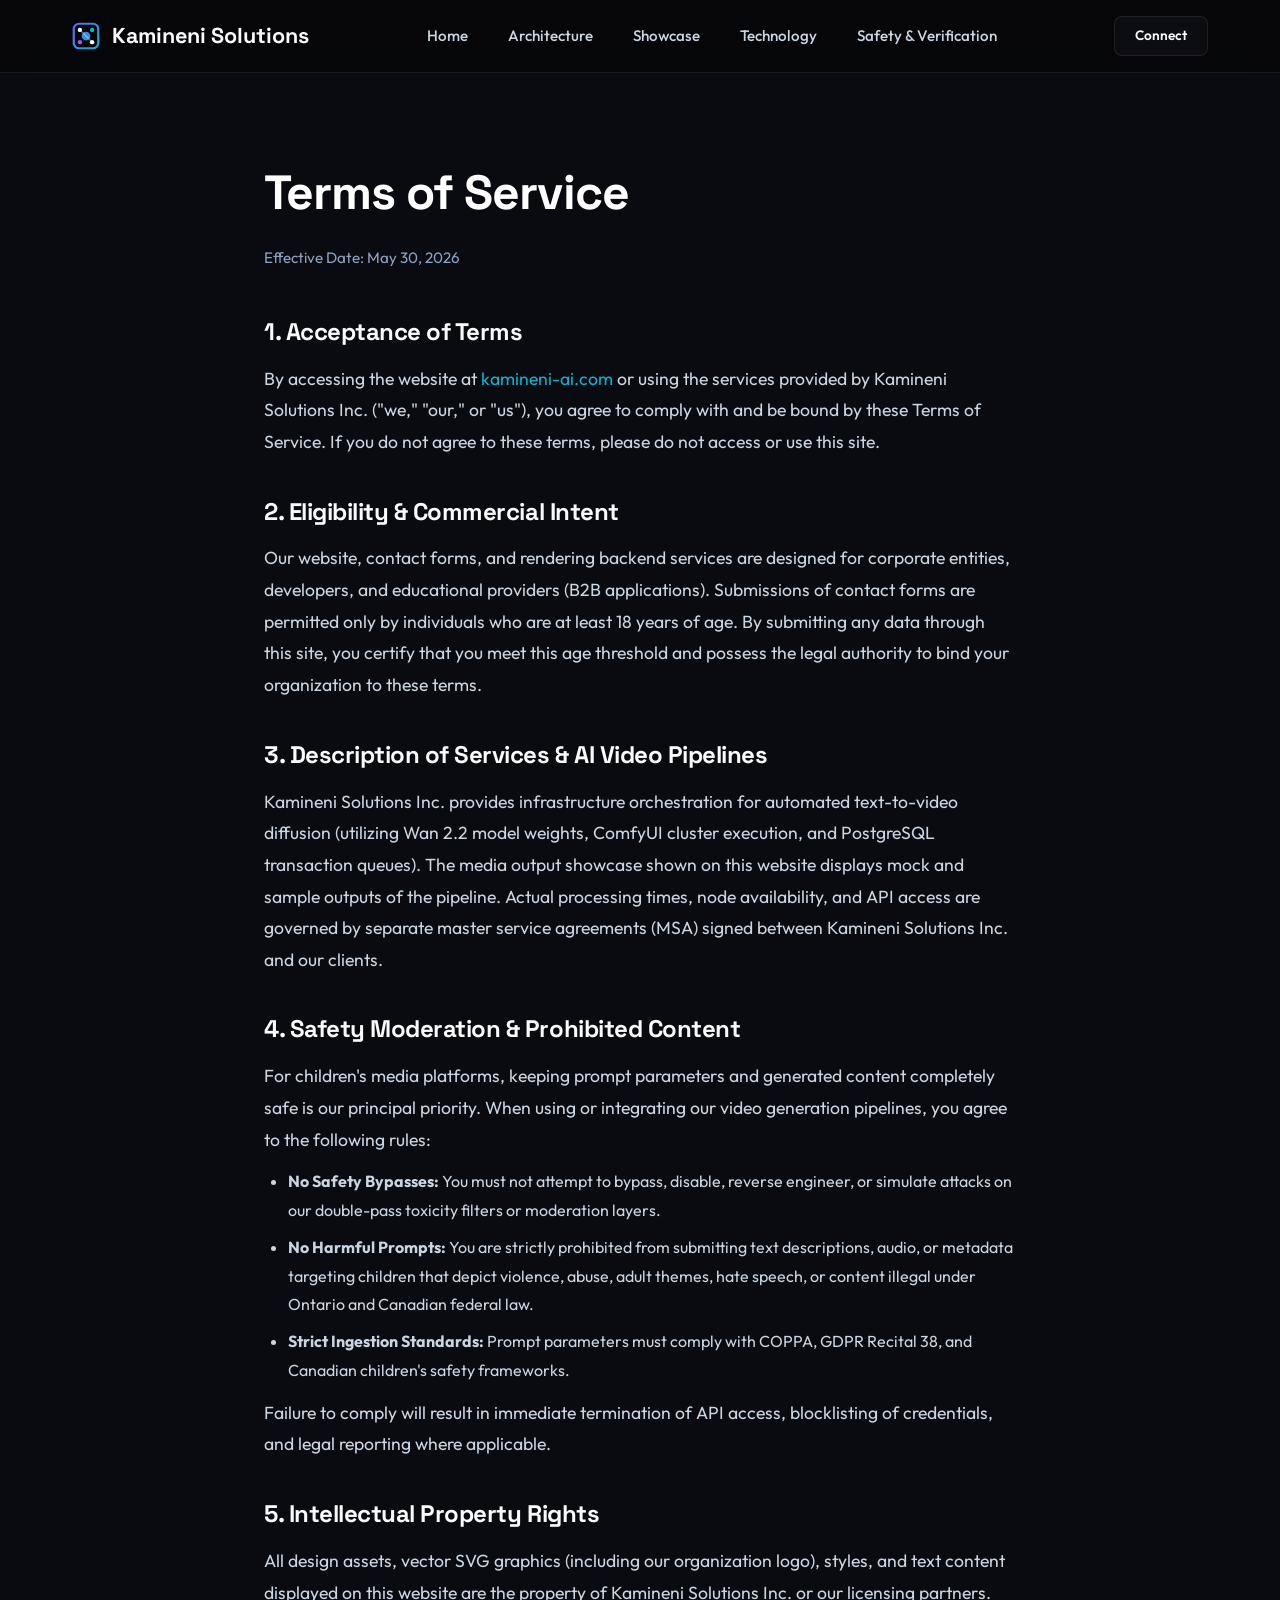
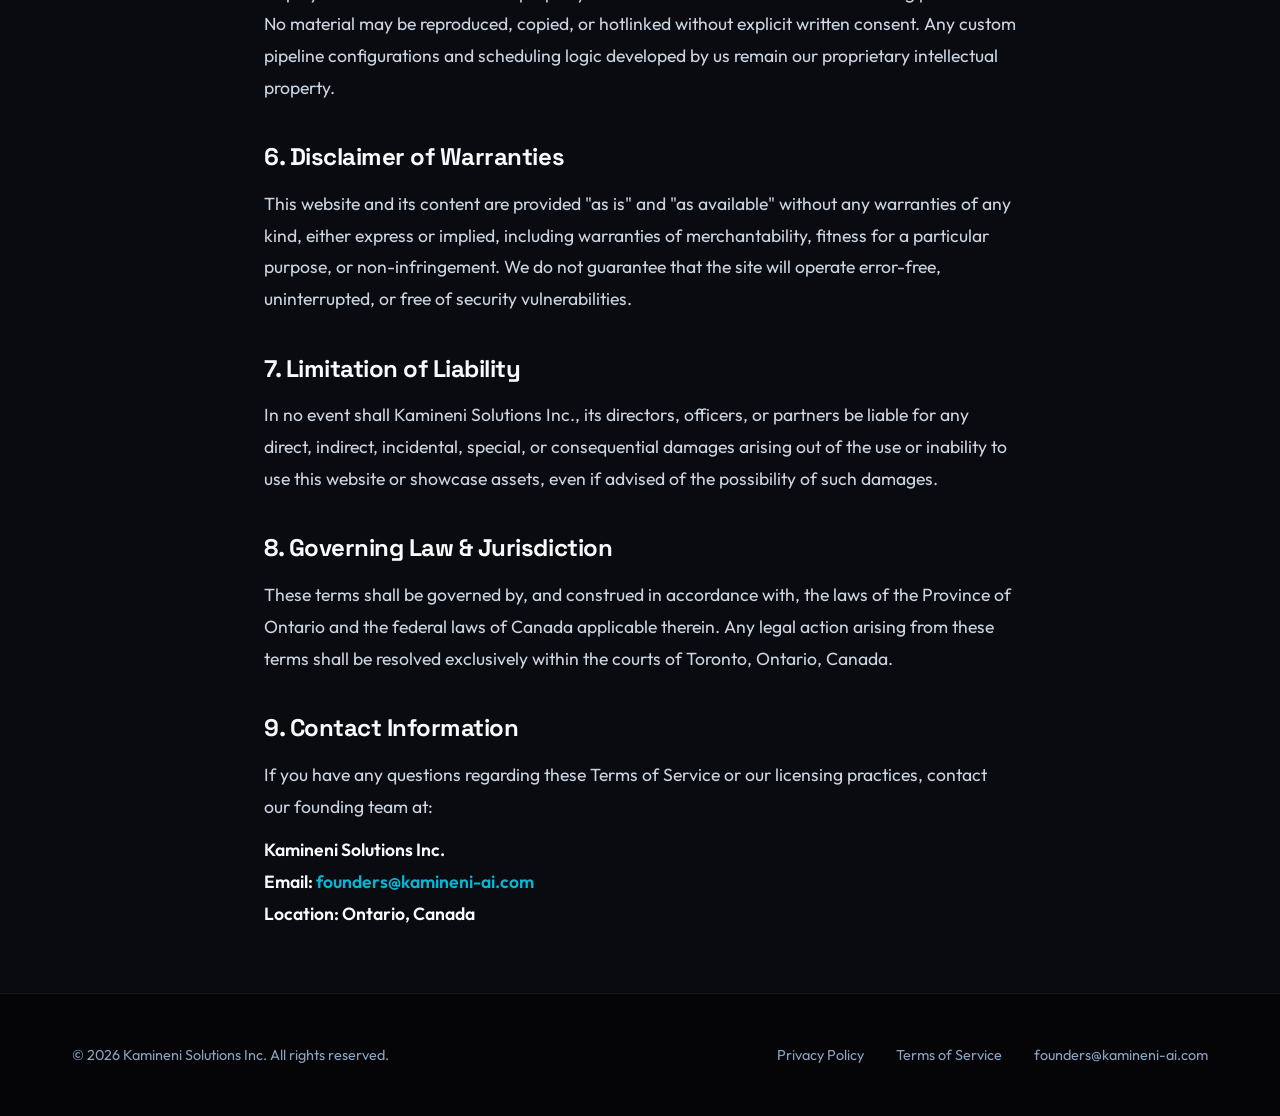
<file: terms.html>
<!DOCTYPE html>
<html lang="en">
<head>
  <meta charset="UTF-8">
  <meta name="viewport" content="width=device-width, initial-scale=1.0">
  <meta name="description" content="Terms of Service for Kamineni Solutions Inc. Read our service agreements, safety criteria, and licensing parameters.">
  <title>Terms of Service | Kamineni Solutions Inc.</title>
  
  <link rel="icon" type="image/svg+xml" href="data:image/svg+xml,%3Csvg xmlns='http://www.w3.org/2000/svg' viewBox='0 0 32 32'%3E%3Cpath fill='%236366f1' d='M16 2L3 9l13 7 13-7-13-7z'/%3E%3Cpath fill='%2306b6d4' d='M3 23l13 7 13-7V11L16 18 3 11v12z'/%3E%3C/svg%3E">
  <link rel="preconnect" href="https://fonts.googleapis.com">
  <link rel="preconnect" href="https://fonts.gstatic.com" crossorigin>
  <link href="https://fonts.googleapis.com/css2?family=Outfit:wght@300;400;500;600;700;800&family=Space+Grotesk:wght@400;500;600;700&display=swap" rel="stylesheet">
  <link rel="stylesheet" href="styles.css">
  <script defer src="main.js"></script>
</head>
<body>

  <!-- Keyboard Accessibility: Skip link -->
  <a href="#main-content" class="skip-link">Skip to main content</a>

  <!-- Navigation Header -->
  <header>
    <div class="container nav-container">
      <a href="index.html" class="logo" id="nav-logo-link" aria-label="Kamineni Solutions - Home">
        <svg viewBox="0 0 32 32" fill="none" xmlns="http://www.w3.org/2000/svg" aria-hidden="true" focusable="false" style="height: 28px; width: auto;">
          <rect x="2" y="2" width="28" height="28" rx="6" stroke="url(#logo-grad)" stroke-width="2.5" />
          <circle cx="16" cy="16" r="5" fill="url(#logo-grad)" />
          <circle cx="9" cy="9" r="2.5" fill="#f8fafc" />
          <circle cx="23" cy="23" r="2.5" fill="#f8fafc" />
          <circle cx="23" cy="9" r="2.5" fill="#06b6d4" />
          <circle cx="9" cy="23" r="2.5" fill="#a855f7" />
          <line x1="9" y1="9" x2="16" y2="16" stroke="rgba(255,255,255,0.4)" stroke-width="1.5"/>
          <line x1="23" y1="23" x2="16" y2="16" stroke="rgba(255,255,255,0.4)" stroke-width="1.5"/>
          <defs>
            <linearGradient id="logo-grad" x1="2" y1="2" x2="30" y2="30" gradientUnits="userSpaceOnUse">
              <stop stop-color="#6366f1" />
              <stop offset="1" stop-color="#06b6d4" />
            </linearGradient>
          </defs>
        </svg>
        <span>Kamineni Solutions</span>
      </a>
      
      <nav id="nav-menu-container" aria-label="Main Navigation">
        <ul class="nav-links" id="nav-menu">
          <li><a href="index.html#hero">Home</a></li>
          <li><a href="index.html#architecture">Architecture</a></li>
          <li><a href="index.html#showcase">Showcase</a></li>
          <li><a href="index.html#technology">Technology</a></li>
          <li><a href="index.html#safety">Safety & Verification</a></li>
        </ul>
      </nav>

      <button class="menu-toggle" id="menu-toggle" aria-expanded="false" aria-controls="nav-menu" aria-label="Toggle mobile menu">
        <svg viewBox="0 0 24 24" fill="none" stroke="currentColor" stroke-width="2.5" stroke-linecap="round" stroke-linejoin="round" aria-hidden="true" focusable="false">
          <line x1="3" y1="12" x2="21" y2="12"></line>
          <line x1="3" y1="6" x2="21" y2="6"></line>
          <line x1="3" y1="18" x2="21" y2="18"></line>
        </svg>
      </button>

      <div class="nav-cta-wrapper">
        <a href="index.html#contact" class="btn btn-secondary" style="padding: 0.5rem 1.25rem; font-size: 0.85rem;" id="nav-cta">Connect</a>
      </div>
    </div>
  </header>

  <!-- Core Content Landmark -->
  <main id="main-content" style="padding-top: 100px;">
    <section class="section container" style="max-width: 800px; margin: 0 auto; padding: 4rem 1.5rem;">
      <h1 class="text-gradient-primary" style="font-size: 3rem; margin-bottom: 1.5rem; text-align: left; font-family: var(--font-heading);">Terms of Service</h1>
      <p style="color: var(--text-muted); font-size: 0.95rem; margin-bottom: 3rem;">Effective Date: May 30, 2026</p>

      <div class="legal-content" style="display: flex; flex-direction: column; gap: 2.5rem; line-height: 1.8; color: var(--text-secondary);">
        
        <div>
          <h2 style="color: var(--text-primary); font-family: var(--font-heading); font-size: 1.5rem; margin-bottom: 1rem;">1. Acceptance of Terms</h2>
          <p>By accessing the website at <a href="https://kamineni-ai.com" style="color: var(--secondary); text-decoration: none;">kamineni-ai.com</a> or using the services provided by Kamineni Solutions Inc. ("we," "our," or "us"), you agree to comply with and be bound by these Terms of Service. If you do not agree to these terms, please do not access or use this site.</p>
        </div>

        <div>
          <h2 style="color: var(--text-primary); font-family: var(--font-heading); font-size: 1.5rem; margin-bottom: 1rem;">2. Eligibility &amp; Commercial Intent</h2>
          <p>Our website, contact forms, and rendering backend services are designed for corporate entities, developers, and educational providers (B2B applications). Submissions of contact forms are permitted only by individuals who are at least 18 years of age. By submitting any data through this site, you certify that you meet this age threshold and possess the legal authority to bind your organization to these terms.</p>
        </div>

        <div>
          <h2 style="color: var(--text-primary); font-family: var(--font-heading); font-size: 1.5rem; margin-bottom: 1rem;">3. Description of Services &amp; AI Video Pipelines</h2>
          <p>Kamineni Solutions Inc. provides infrastructure orchestration for automated text-to-video diffusion (utilizing Wan 2.2 model weights, ComfyUI cluster execution, and PostgreSQL transaction queues). The media output showcase shown on this website displays mock and sample outputs of the pipeline. Actual processing times, node availability, and API access are governed by separate master service agreements (MSA) signed between Kamineni Solutions Inc. and our clients.</p>
        </div>

        <div>
          <h2 style="color: var(--text-primary); font-family: var(--font-heading); font-size: 1.5rem; margin-bottom: 1rem;">4. Safety Moderation &amp; Prohibited Content</h2>
          <p>For children's media platforms, keeping prompt parameters and generated content completely safe is our principal priority. When using or integrating our video generation pipelines, you agree to the following rules:</p>
          <ul style="padding-left: 1.5rem; margin: 0.75rem 0; display: flex; flex-direction: column; gap: 0.5rem;">
            <li><strong>No Safety Bypasses:</strong> You must not attempt to bypass, disable, reverse engineer, or simulate attacks on our double-pass toxicity filters or moderation layers.</li>
            <li><strong>No Harmful Prompts:</strong> You are strictly prohibited from submitting text descriptions, audio, or metadata targeting children that depict violence, abuse, adult themes, hate speech, or content illegal under Ontario and Canadian federal law.</li>
            <li><strong>Strict Ingestion Standards:</strong> Prompt parameters must comply with COPPA, GDPR Recital 38, and Canadian children's safety frameworks.</li>
          </ul>
          <p>Failure to comply will result in immediate termination of API access, blocklisting of credentials, and legal reporting where applicable.</p>
        </div>

        <div>
          <h2 style="color: var(--text-primary); font-family: var(--font-heading); font-size: 1.5rem; margin-bottom: 1rem;">5. Intellectual Property Rights</h2>
          <p>All design assets, vector SVG graphics (including our organization logo), styles, and text content displayed on this website are the property of Kamineni Solutions Inc. or our licensing partners. No material may be reproduced, copied, or hotlinked without explicit written consent. Any custom pipeline configurations and scheduling logic developed by us remain our proprietary intellectual property.</p>
        </div>

        <div>
          <h2 style="color: var(--text-primary); font-family: var(--font-heading); font-size: 1.5rem; margin-bottom: 1rem;">6. Disclaimer of Warranties</h2>
          <p>This website and its content are provided "as is" and "as available" without any warranties of any kind, either express or implied, including warranties of merchantability, fitness for a particular purpose, or non-infringement. We do not guarantee that the site will operate error-free, uninterrupted, or free of security vulnerabilities.</p>
        </div>

        <div>
          <h2 style="color: var(--text-primary); font-family: var(--font-heading); font-size: 1.5rem; margin-bottom: 1rem;">7. Limitation of Liability</h2>
          <p>In no event shall Kamineni Solutions Inc., its directors, officers, or partners be liable for any direct, indirect, incidental, special, or consequential damages arising out of the use or inability to use this website or showcase assets, even if advised of the possibility of such damages.</p>
        </div>

        <div>
          <h2 style="color: var(--text-primary); font-family: var(--font-heading); font-size: 1.5rem; margin-bottom: 1rem;">8. Governing Law &amp; Jurisdiction</h2>
          <p>These terms shall be governed by, and construed in accordance with, the laws of the Province of Ontario and the federal laws of Canada applicable therein. Any legal action arising from these terms shall be resolved exclusively within the courts of Toronto, Ontario, Canada.</p>
        </div>

        <div>
          <h2 style="color: var(--text-primary); font-family: var(--font-heading); font-size: 1.5rem; margin-bottom: 1rem;">9. Contact Information</h2>
          <p>If you have any questions regarding these Terms of Service or our licensing practices, contact our founding team at:</p>
          <p style="margin-top: 0.75rem; font-weight: 600; color: var(--text-primary);">
            Kamineni Solutions Inc.<br>
            Email: <a href="mailto:founders@kamineni-ai.com" style="color: var(--secondary); text-decoration: none;">founders@kamineni-ai.com</a><br>
            Location: Ontario, Canada
          </p>
        </div>

      </div>
    </section>
  </main>

  <!-- Footer -->
  <footer role="contentinfo">
    <div class="container footer-container">
      <span class="footer-copy">&copy; 2026 Kamineni Solutions Inc. All rights reserved.</span>
      <ul class="footer-links">
        <li><a href="privacy.html" id="footer-privacy">Privacy Policy</a></li>
        <li><a href="terms.html" id="footer-terms">Terms of Service</a></li>
        <li><a href="mailto:founders@kamineni-ai.com" id="footer-email">founders@kamineni-ai.com</a></li>
      </ul>
    </div>
  </footer>

</body>
</html>
</file>
<file: styles.css>
/* 
   Kamineni Solutions - Premium Landing Page Stylesheet
   Modern AI Developer Theme: Dark Cyberpunk & Glassmorphism
*/

:root {
  /* Color System */
  --bg-darker: #050508;
  --bg-dark: #0a0b10;
  --bg-card: rgba(16, 18, 30, 0.7);
  --bg-card-hover: rgba(22, 26, 44, 0.85);
  
  --primary: #6366f1; /* Indigo */
  --primary-glow: rgba(99, 102, 241, 0.15);
  --secondary: #06b6d4; /* Neon Teal */
  --secondary-glow: rgba(6, 182, 212, 0.15);
  
  --accent: #a855f7; /* Purple */
  --accent-glow: rgba(168, 85, 247, 0.15);

  --border: rgba(255, 255, 255, 0.08);
  --border-hover: rgba(99, 102, 241, 0.3);
  
  --text-primary: #f8fafc;
  --text-secondary: #cbd5e1; /* Increased contrast for standard body text */
  --text-muted: #8ba2c0;     /* Lifted contrast to satisfy WCAG AA minimum contrast ratio (4.5:1) */
  --text-dark: #1b1a17;
  
  --font-heading: 'Space Grotesk', sans-serif;
  --font-body: 'Outfit', sans-serif;
  
  --transition-smooth: all 0.3s cubic-bezier(0.4, 0, 0.2, 1);
}

/* Base Styles & Reset */
* {
  margin: 0;
  padding: 0;
  box-sizing: border-box;
}

html {
  scroll-behavior: smooth;
  background-color: var(--bg-darker);
  font-size: 16px;
}

body {
  font-family: var(--font-body);
  color: var(--text-primary);
  background-color: var(--bg-dark);
  line-height: 1.6;
  overflow-x: hidden;
  position: relative;
}

/* Decorative Background Elements */
body::before {
  content: '';
  position: absolute;
  top: -10%;
  left: 20%;
  width: 600px;
  height: 600px;
  border-radius: 50%;
  background: radial-gradient(circle, var(--primary-glow) 0%, transparent 70%);
  z-index: -1;
  filter: blur(80px);
  pointer-events: none;
  will-change: transform, opacity;
}

body::after {
  content: '';
  position: absolute;
  top: 50%;
  right: 10%;
  width: 500px;
  height: 500px;
  border-radius: 50%;
  background: radial-gradient(circle, var(--secondary-glow) 0%, transparent 70%);
  z-index: -1;
  filter: blur(80px);
  pointer-events: none;
  will-change: transform, opacity;
}

/* Accessibility: Keyboard Focus States */
:focus-visible {
  outline: 2px solid var(--secondary);
  outline-offset: 4px;
}

/* Accessibility: Skip to Content */
.skip-link {
  position: absolute;
  top: -100px;
  left: 50%;
  transform: translateX(-50%);
  background: var(--primary);
  color: white;
  padding: 0.75rem 1.5rem;
  border-radius: 8px;
  z-index: 999;
  text-decoration: none;
  font-weight: 600;
  transition: top 0.2s ease;
}

.skip-link:focus {
  top: 20px;
}

/* Scrollbar styling */
::-webkit-scrollbar {
  width: 8px;
}

::-webkit-scrollbar-track {
  background: var(--bg-darker);
}

::-webkit-scrollbar-thumb {
  background: #1e2235;
  border-radius: 4px;
}

::-webkit-scrollbar-thumb:hover {
  background: var(--primary);
}

/* Section styling with scroll offsets */
section[id] {
  scroll-margin-top: 5.5rem; /* Fixes fixed header overlapping anchored scrolling */
}

/* Utility Layouts */
.container {
  width: 100%;
  max-width: 1200px;
  margin: 0 auto;
  padding: 0 2rem;
}

.section {
  padding: 8rem 0;
}

/* Visual Class Utilities (Extracts Inline Styles) */
.section--darker {
  background-color: var(--bg-darker);
}

.border-y-divider {
  border-top: 1px solid var(--border);
  border-bottom: 1px solid var(--border);
}

.text-gradient-primary {
  background: linear-gradient(135deg, #ffffff 60%, #cbd5e1 100%); /* Adjusted stops for improved hero legibility */
  -webkit-background-clip: text;
  -webkit-text-fill-color: transparent;
}

.text-gradient-accent {
  background: linear-gradient(135deg, var(--primary) 0%, var(--secondary) 100%);
  -webkit-background-clip: text;
  -webkit-text-fill-color: transparent;
}

.stat--indigo { color: var(--primary); }
.stat--teal { color: var(--secondary); }
.stat--purple { color: var(--accent); }

/* Icon Background Modifier Classes */
.icon-bg-primary {
  background: rgba(99, 102, 241, 0.1);
  border: 1px solid rgba(99, 102, 241, 0.2);
  color: var(--primary);
}

.icon-bg-secondary {
  background: rgba(6, 182, 212, 0.1);
  border: 1px solid rgba(6, 182, 212, 0.2);
  color: var(--secondary);
}

.icon-bg-accent {
  background: rgba(168, 85, 247, 0.1);
  border: 1px solid rgba(168, 85, 247, 0.2);
  color: var(--accent);
}

.icon-bg-success {
  background: rgba(16, 185, 129, 0.1);
  border: 1px solid rgba(16, 185, 129, 0.2);
  color: #10b981;
}

/* Headers & Typography */
h1, h2, h3, h4 {
  font-family: var(--font-heading);
  font-weight: 700;
  letter-spacing: -0.02em;
  line-height: 1.2;
}

h1 {
  font-size: 3.5rem;
  margin-bottom: 1.5rem;
}

h2 {
  font-size: 2.5rem;
  margin-bottom: 1rem;
}

h3 {
  font-size: 1.5rem;
  margin-bottom: 0.75rem;
}

p {
  color: var(--text-secondary);
  font-size: 1.1rem;
}

/* Navigation Header */
header {
  position: fixed;
  top: 0;
  left: 0;
  width: 100%;
  z-index: 100;
  backdrop-filter: blur(16px);
  -webkit-backdrop-filter: blur(16px);
  border-bottom: 1px solid var(--border);
  background: rgba(5, 5, 8, 0.7);
}

.nav-container {
  display: flex;
  align-items: center;
  justify-content: space-between;
  height: 4.5rem;
}

.logo {
  display: flex;
  align-items: center;
  gap: 0.75rem;
  text-decoration: none;
  color: var(--text-primary);
  font-family: var(--font-heading);
  font-size: 1.35rem;
  font-weight: 700;
  transition: var(--transition-smooth);
}

.logo svg {
  width: 32px;
  height: 32px;
}

.nav-links {
  display: flex;
  gap: 2.5rem;
  list-style: none;
}

.nav-links a {
  text-decoration: none;
  color: var(--text-secondary);
  font-weight: 500;
  font-size: 0.95rem;
  transition: var(--transition-smooth);
  padding: 0.25rem 0;
  border-bottom: 2px solid transparent;
}

.nav-links a:hover,
.nav-links a.nav-link--active {
  color: var(--text-primary);
  border-color: var(--primary);
  text-shadow: 0 0 10px rgba(99, 102, 241, 0.4);
}

/* Mobile Menu Toggle Button (Hamburger) */
.menu-toggle {
  display: none;
  background: none;
  border: none;
  color: var(--text-primary);
  cursor: pointer;
  padding: 0.5rem;
  z-index: 200;
  width: 44px;
  height: 44px;
}

.menu-toggle svg {
  width: 24px;
  height: 24px;
}

/* Hero Section */
.hero-content {
  display: grid;
  grid-template-columns: 1.1fr 0.9fr;
  gap: 4rem;
  align-items: center;
  padding-top: 10rem;
}

.hero-left {
  display: flex;
  flex-direction: column;
  align-items: flex-start;
}

.badge {
  background: rgba(99, 102, 241, 0.1);
  border: 1px solid rgba(99, 102, 241, 0.2);
  color: #a5b4fc;
  padding: 0.35rem 0.85rem;
  border-radius: 100px;
  font-size: 0.85rem;
  font-weight: 600;
  margin-bottom: 1.5rem;
  display: inline-flex;
  align-items: center;
  gap: 0.5rem;
  letter-spacing: 0.05em;
  text-transform: uppercase;
  white-space: nowrap; /* Fixes badge wrapping text on tablet widths */
}

.badge-dot {
  width: 6px;
  height: 6px;
  background-color: var(--secondary);
  border-radius: 50%;
  box-shadow: 0 0 10px var(--secondary);
  animation: pulse-dot 2s infinite;
}

@keyframes pulse-dot {
  0% { transform: scale(0.95); opacity: 0.5; }
  50% { transform: scale(1.2); opacity: 1; }
  100% { transform: scale(0.95); opacity: 0.5; }
}

.hero-buttons {
  display: flex;
  gap: 1.25rem;
  margin-top: 2.5rem;
}

/* Buttons */
.btn {
  display: inline-flex;
  align-items: center;
  justify-content: center;
  padding: 0.8rem 1.75rem;
  font-family: var(--font-body);
  font-weight: 600;
  font-size: 0.95rem;
  border-radius: 8px;
  text-decoration: none;
  transition: var(--transition-smooth);
  cursor: pointer;
  gap: 0.5rem;
}

.btn-primary {
  background: linear-gradient(135deg, var(--primary) 0%, var(--secondary) 100%); /* Clean dual accent */
  color: white;
  border: none;
  box-shadow: 0 4px 20px rgba(99, 102, 241, 0.3);
}

.btn-primary:hover {
  transform: translateY(-2px);
  box-shadow: 0 6px 25px rgba(6, 182, 212, 0.5);
}

.btn-secondary {
  background: rgba(255, 255, 255, 0.03);
  color: var(--text-primary);
  border: 1px solid var(--border);
}

.btn-secondary:hover {
  background: rgba(255, 255, 255, 0.08);
  border-color: rgba(255, 255, 255, 0.2);
  transform: translateY(-2px);
}

/* UI Mockup Card */
.hero-right {
  position: relative;
}

.ui-mockup {
  background: var(--bg-card);
  border: 1px solid var(--border);
  border-radius: 16px;
  padding: 1.5rem;
  backdrop-filter: blur(12px);
  -webkit-backdrop-filter: blur(12px);
  box-shadow: 0 20px 40px rgba(0, 0, 0, 0.5), inset 0 1px 0 rgba(255, 255, 255, 0.05);
  transition: var(--transition-smooth);
}

.ui-mockup:hover {
  border-color: var(--border-hover);
  box-shadow: 0 25px 50px rgba(99, 102, 241, 0.15), inset 0 1px 0 rgba(255, 255, 255, 0.08);
}

.ui-header {
  display: flex;
  align-items: center;
  justify-content: space-between;
  border-bottom: 1px solid var(--border);
  padding-bottom: 1rem;
  margin-bottom: 1.25rem;
}

.ui-dots {
  display: flex;
  gap: 0.35rem;
}

.ui-dot {
  width: 8px;
  height: 8px;
  border-radius: 50%;
}
.ui-dot:nth-child(1) { background-color: #ef4444; }
.ui-dot:nth-child(2) { background-color: #f59e0b; }
.ui-dot:nth-child(3) { background-color: #10b981; }

.ui-title {
  font-family: var(--font-heading);
  font-size: 0.85rem;
  color: var(--text-muted);
  font-weight: 500;
}

.ui-status {
  background: rgba(16, 185, 129, 0.1);
  border: 1px solid rgba(16, 185, 129, 0.2);
  color: #34d399;
  font-size: 0.75rem;
  padding: 0.15rem 0.5rem;
  border-radius: 4px;
  font-weight: 600;
}

.ui-body {
  display: flex;
  flex-direction: column;
  gap: 1rem;
}

.ui-row {
  display: flex;
  align-items: center;
  justify-content: space-between;
  background: rgba(255, 255, 255, 0.02);
  border: 1px solid var(--border);
  border-radius: 8px;
  padding: 0.75rem 1rem;
}

.ui-row-left {
  display: flex;
  align-items: center;
  gap: 0.75rem;
}

.ui-icon-placeholder {
  width: 32px;
  height: 32px;
  border-radius: 6px;
  display: flex;
  align-items: center;
  justify-content: center;
}

.ui-meta {
  display: flex;
  flex-direction: column;
}

.ui-label {
  font-size: 0.85rem;
  font-weight: 600;
  color: var(--text-primary);
}

.ui-sublabel {
  font-size: 0.75rem;
  color: var(--text-muted);
}

.ui-badge {
  font-size: 0.75rem;
  padding: 0.15rem 0.45rem;
  border-radius: 4px;
  font-weight: 500;
}

.ui-badge.active {
  background: rgba(99, 102, 241, 0.15);
  color: #818cf8;
  border: 1px solid rgba(99, 102, 241, 0.3);
}

.ui-badge.running {
  background: rgba(6, 182, 212, 0.15);
  color: #22d3ee;
  border: 1px solid rgba(6, 182, 212, 0.3);
  animation: pulse-glow 2s infinite;
}

@keyframes pulse-glow {
  0% { opacity: 0.7; }
  50% { opacity: 1; }
  100% { opacity: 0.7; }
}

/* Partner Trust Logos Section */
.partners-section {
  padding: 3rem 0;
  text-align: center;
  border-bottom: 1px solid var(--border);
}

.partners-section p {
  font-family: var(--font-heading);
  font-size: 0.8rem;
  letter-spacing: 0.1em;
  text-transform: uppercase;
  color: var(--text-muted);
  margin-bottom: 1.5rem;
  font-weight: 600;
}

.partners-logos {
  display: flex;
  justify-content: center;
  align-items: center;
  gap: 4rem;
  flex-wrap: wrap;
}

.partner-logo {
  display: flex;
  align-items: center;
  gap: 0.5rem;
  color: var(--text-muted);
  opacity: 0.65;
  transition: var(--transition-smooth);
}

.partner-logo:hover {
  opacity: 0.95;
  color: var(--text-primary);
}

.partner-logo svg {
  height: 28px;
  fill: currentColor;
}

/* Workflow Diagram Section */
.section-header {
  text-align: center;
  max-width: 700px;
  margin: 0 auto 5rem auto;
}

.section-header h2 {
  margin-bottom: 1rem;
}

.workflow-grid {
  display: grid;
  grid-template-columns: repeat(5, 1fr);
  gap: 1.5rem;
  position: relative;
}

/* Connectors for workflow stages (horizontal) */
.workflow-grid::before {
  content: '';
  position: absolute;
  top: 3.5rem;
  left: 10%;
  width: 80%;
  height: 2px;
  background: linear-gradient(90deg, var(--primary) 0%, var(--secondary) 50%, var(--accent) 100%);
  z-index: 1;
  opacity: 0.3;
}

.workflow-card {
  background: var(--bg-card);
  border: 1px solid var(--border);
  border-radius: 12px;
  padding: 2rem 1.5rem;
  text-align: center;
  position: relative;
  z-index: 2;
  transition: var(--transition-smooth);
  backdrop-filter: blur(8px);
  -webkit-backdrop-filter: blur(8px);
  display: flex;
  flex-direction: column;
  align-items: center;
}

.workflow-card:hover {
  transform: translateY(-5px);
  border-color: var(--border-hover);
  box-shadow: 0 15px 30px rgba(99, 102, 241, 0.1);
}

.workflow-num {
  font-family: var(--font-heading);
  font-weight: 700;
  font-size: 1.1rem;
  width: 3rem;
  height: 3rem;
  border-radius: 50%;
  background: var(--bg-darker);
  border: 2px solid var(--border);
  display: flex;
  align-items: center;
  justify-content: center;
  margin-bottom: 1.5rem;
  color: var(--text-secondary);
  transition: var(--transition-smooth);
}

.workflow-card:hover .workflow-num {
  border-color: var(--primary);
  color: var(--primary);
  box-shadow: 0 0 15px rgba(99, 102, 241, 0.4);
}

.workflow-card h3 {
  font-size: 1.2rem;
  margin-bottom: 0.75rem;
}

.workflow-card p {
  font-size: 0.9rem;
  color: var(--text-secondary);
}

/* Generated Media Showcase */
.showcase-grid {
  display: grid;
  grid-template-columns: repeat(3, 1fr);
  gap: 2rem;
}

.showcase-card {
  background: var(--bg-card);
  border: 1px solid var(--border);
  border-radius: 16px;
  overflow: hidden;
  transition: var(--transition-smooth);
  display: flex;
  flex-direction: column;
}

.showcase-card:hover {
  border-color: var(--border-hover);
  box-shadow: 0 20px 40px rgba(0,0,0,0.4);
  transform: translateY(-4px);
}

.showcase-media {
  position: relative;
  width: 100%;
  aspect-ratio: 16/9;
  background-color: var(--bg-darker);
  overflow: hidden;
}

.showcase-media img {
  width: 100%;
  height: 100%;
  object-fit: cover;
  transition: transform 0.5s ease;
}

.showcase-card:hover .showcase-media img {
  transform: scale(1.05); /* Accessibility friendly magnification */
}

/* Overlay play button on visual showcases */
.showcase-overlay {
  position: absolute;
  top: 0;
  left: 0;
  width: 100%;
  height: 100%;
  background: rgba(10, 11, 16, 0.4);
  display: flex;
  align-items: center;
  justify-content: center;
  opacity: 0.9;
  transition: var(--transition-smooth);
}

.play-button {
  width: 54px;
  height: 54px;
  border-radius: 50%;
  background: linear-gradient(135deg, var(--primary) 0%, var(--secondary) 100%);
  display: flex;
  align-items: center;
  justify-content: center;
  color: white;
  box-shadow: 0 0 20px rgba(99, 102, 241, 0.5);
  transition: var(--transition-smooth);
}

.showcase-card:hover .play-button {
  transform: scale(1.1);
  box-shadow: 0 0 25px rgba(6, 182, 212, 0.7);
}

.showcase-details {
  padding: 1.5rem;
  display: flex;
  flex-direction: column;
  flex-grow: 1;
}

.showcase-prompt {
  font-size: 0.8rem;
  background: rgba(255, 255, 255, 0.02);
  border: 1px solid var(--border);
  padding: 0.5rem 0.75rem;
  border-radius: 6px;
  font-family: var(--font-body);
  color: var(--text-muted);
  margin-bottom: 1rem;
}

.showcase-prompt strong {
  color: var(--text-primary);
  font-family: var(--font-heading);
}

/* Features Grid */
.features-grid {
  display: grid;
  grid-template-columns: repeat(3, 1fr);
  gap: 2rem;
}

.feature-card {
  background: var(--bg-card);
  border: 1px solid var(--border);
  border-radius: 16px;
  padding: 2.5rem;
  transition: var(--transition-smooth);
}

.feature-card:hover {
  border-color: var(--border-hover);
  box-shadow: 0 20px 40px rgba(0, 0, 0, 0.3);
  transform: translateY(-4px);
}

.feature-icon {
  width: 48px;
  height: 48px;
  border-radius: 12px;
  display: flex;
  align-items: center;
  justify-content: center;
  margin-bottom: 1.75rem;
}

/* Safety compliance styles */
.safety-layout {
  display: grid;
  grid-template-columns: 1fr 1.2fr;
  gap: 4rem;
  align-items: center;
}

.safety-visual {
  background: linear-gradient(135deg, rgba(22, 24, 37, 0.5) 0%, rgba(10, 11, 16, 0.9) 100%);
  border: 1px solid var(--border);
  border-radius: 20px;
  padding: 2.5rem;
  position: relative;
  overflow: hidden;
}

.safety-visual::before {
  content: '';
  position: absolute;
  top: -20%;
  right: -20%;
  width: 250px;
  height: 250px;
  background: radial-gradient(circle, rgba(16, 185, 129, 0.1) 0%, transparent 70%);
  filter: blur(40px);
}

.safety-stat-box {
  display: flex;
  align-items: center;
  gap: 1.5rem;
  background: rgba(255, 255, 255, 0.02);
  border: 1px solid var(--border);
  padding: 1.25rem 1.5rem;
  border-radius: 12px;
  margin-bottom: 1.25rem;
}

.safety-stat-box:last-child {
  margin-bottom: 0;
}

.safety-stat-icon {
  width: 44px;
  height: 44px;
  border-radius: 8px;
  display: flex;
  align-items: center;
  justify-content: center;
}

.safety-stat-details h4 {
  font-size: 1.05rem;
  color: var(--text-primary);
  margin-bottom: 0.15rem;
}

.safety-stat-details p {
  font-size: 0.85rem;
  color: var(--text-secondary);
}

/* Contact Area */
.contact-card {
  background: radial-gradient(circle at top left, rgba(99, 102, 241, 0.08) 0%, rgba(10, 11, 16, 0.5) 60%), var(--bg-card);
  border: 1px solid var(--border);
  border-radius: 24px;
  padding: 4rem;
  display: grid;
  grid-template-columns: 1fr 1fr;
  gap: 4rem;
  align-items: center;
}

.contact-left h2 {
  font-size: 2.75rem;
  margin-bottom: 1rem;
}

.contact-info {
  margin-top: 2rem;
  display: flex;
  flex-direction: column;
  gap: 1.25rem;
}

.contact-item {
  display: flex;
  align-items: center;
  gap: 1rem;
}

.contact-icon {
  width: 40px;
  height: 40px;
  border-radius: 8px;
  display: flex;
  align-items: center;
  justify-content: center;
}

.contact-item a {
  color: var(--text-primary);
  text-decoration: none;
  font-weight: 500;
  font-size: 1.05rem;
  transition: var(--transition-smooth);
}

.contact-item a:hover {
  color: var(--secondary);
}

/* Contact Form Mock/Design */
.contact-form {
  display: flex;
  flex-direction: column;
  gap: 1.25rem;
}

.form-group {
  display: flex;
  flex-direction: column;
  gap: 0.5rem;
}

.form-group label {
  font-size: 0.85rem;
  font-weight: 600;
  color: var(--text-secondary);
}

.form-input {
  background: rgba(5, 5, 8, 0.6);
  border: 1px solid var(--border);
  padding: 0.85rem 1rem;
  border-radius: 8px;
  color: white;
  font-family: var(--font-body);
  font-size: 0.95rem;
  transition: var(--transition-smooth);
}

.form-input:focus {
  outline: 2px solid var(--primary);
  outline-offset: 2px;
  border-color: var(--primary);
  box-shadow: 0 0 10px rgba(99, 102, 241, 0.25);
}

@media (forced-colors: active) {
  .form-input:focus {
    outline: 2px solid Highlight;
  }
}

/* Form Success Card Style */
.success-card {
  background: rgba(16, 185, 129, 0.05);
  border: 1px solid rgba(16, 185, 129, 0.2);
  border-radius: 16px;
  padding: 2.5rem;
  text-align: center;
  display: flex;
  flex-direction: column;
  align-items: center;
  gap: 1rem;
  animation: scale-up 0.3s ease-out;
}

.success-card-icon {
  width: 56px;
  height: 56px;
  border-radius: 50%;
  background: rgba(16, 185, 129, 0.1);
  color: #10b981;
  display: flex;
  align-items: center;
  justify-content: center;
  border: 1px solid rgba(16, 185, 129, 0.3);
}

@keyframes scale-up {
  from { transform: scale(0.95); opacity: 0; }
  to { transform: scale(1); opacity: 1; }
}

/* Footer Section */
footer {
  border-top: 1px solid var(--border);
  padding: 3rem 0;
  background-color: var(--bg-darker);
}

.footer-container {
  display: flex;
  align-items: center;
  justify-content: space-between;
}

.footer-copy {
  font-size: 0.9rem;
  color: var(--text-muted);
}

.footer-links {
  display: flex;
  gap: 2rem;
  list-style: none;
}

.footer-links a {
  text-decoration: none;
  color: var(--text-muted);
  font-size: 0.9rem;
  transition: var(--transition-smooth);
}

.footer-links a:hover {
  color: var(--text-primary);
}

/* Accessibility: Support reduced motion settings */
@media (prefers-reduced-motion: reduce) {
  * {
    animation-delay: 0s !important;
    animation-duration: 0s !important;
    animation-iteration-count: 1 !important;
    transition-duration: 0s !important;
    scroll-behavior: auto !important;
  }
  body::before, body::after {
    filter: none !important;
    background: none !important;
  }
}

/* Responsiveness */
@media (max-width: 1024px) {
  h1 { font-size: 3rem; }
  .hero-content {
    grid-template-columns: 1fr;
    gap: 3rem;
    padding-top: 8rem;
    text-align: center;
  }
  .hero-left {
    align-items: center;
  }
  .hero-buttons {
    justify-content: center;
  }
  .workflow-grid {
    grid-template-columns: repeat(3, 1fr);
    gap: 2rem;
  }
  .workflow-grid::before {
    display: none;
  }
  
  /* Vertical connector indicators on smaller screens */
  .workflow-card {
    position: relative;
  }
  .workflow-card:not(:last-child)::after {
    content: '';
    position: absolute;
    bottom: -1.25rem;
    left: 50%;
    width: 2px;
    height: 1.25rem;
    background: var(--border);
  }
  
  .showcase-grid {
    grid-template-columns: repeat(2, 1fr);
  }
  .features-grid {
    grid-template-columns: repeat(2, 1fr);
  }
  .safety-layout {
    grid-template-columns: 1fr;
    gap: 3rem;
  }
  .contact-card {
    grid-template-columns: 1fr;
    padding: 3rem;
    gap: 3rem;
  }
}

@media (max-width: 768px) {
  h1 { font-size: 2.5rem; }
  h2 { font-size: 2rem; }
  .section { padding: 5rem 0; }
  
  /* Responsive Navigation bar Hamburger Overlay */
  .menu-toggle {
    display: block;
  }
  
  .nav-links {
    position: fixed;
    top: 0;
    right: -100%;
    width: 280px;
    height: 100vh;
    background: #07070b;
    border-left: 1px solid var(--border);
    flex-direction: column;
    padding: 6rem 2.5rem;
    gap: 2rem;
    transition: right 0.4s cubic-bezier(0.4, 0, 0.2, 1);
    z-index: 150;
    box-shadow: -10px 0 30px rgba(0, 0, 0, 0.8);
  }
  
  .nav-links--open {
    right: 0;
  }
  
  .nav-links a {
    font-size: 1.15rem;
  }
  
  /* Keep background body scroll locked when navigation is open */
  body.no-scroll {
    overflow: hidden;
  }
  
  .workflow-grid {
    grid-template-columns: 1fr;
  }
  .showcase-grid {
    grid-template-columns: 1fr;
  }
  .features-grid {
    grid-template-columns: 1fr;
  }
  .footer-container {
    flex-direction: column;
    gap: 1.5rem;
    text-align: center;
  }
}
</file>
